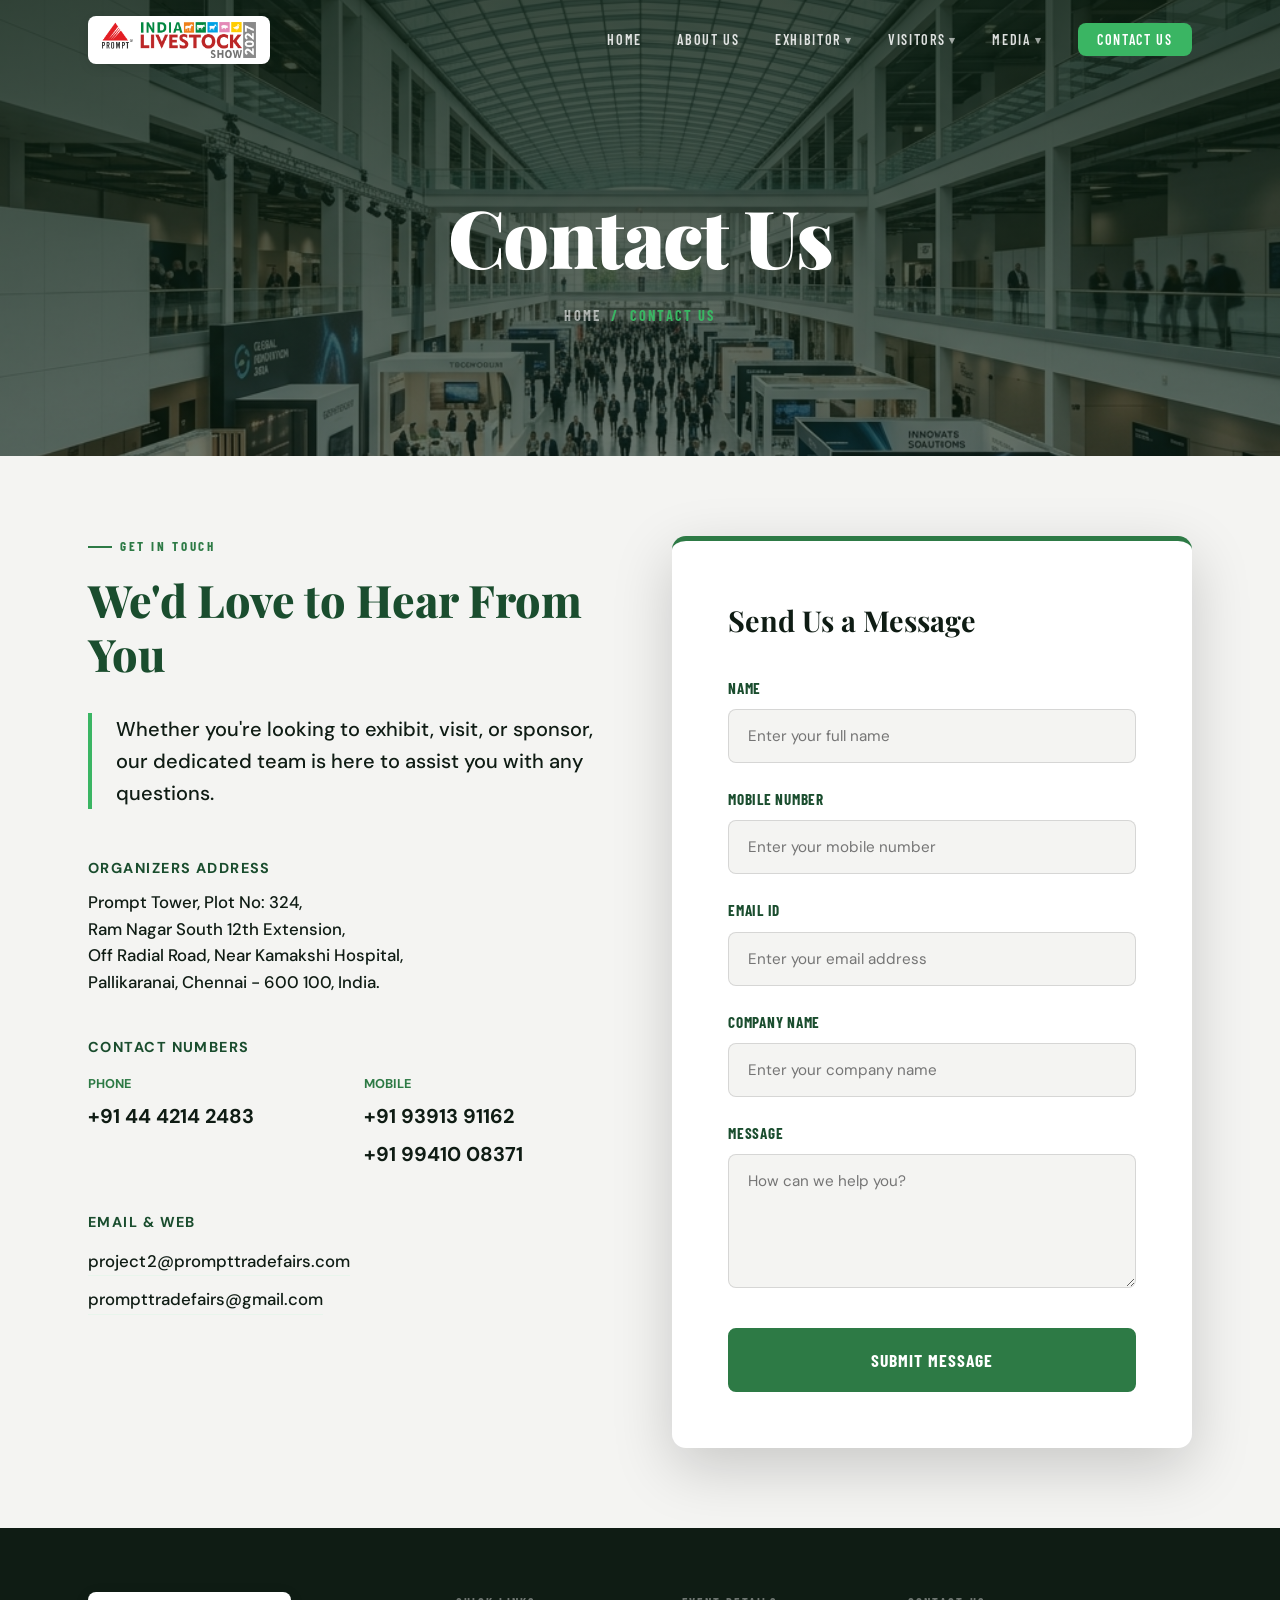
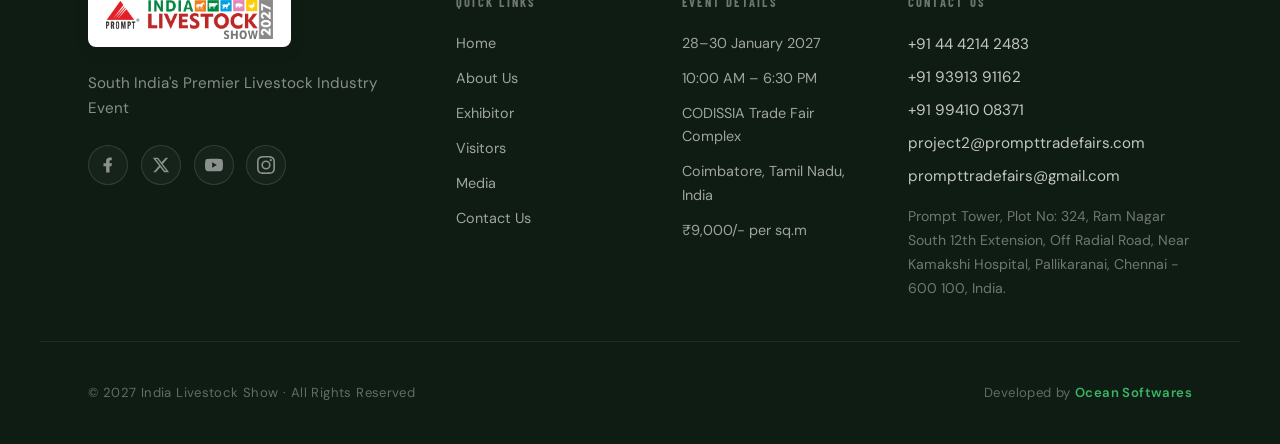
<file: contact.html>
<!DOCTYPE html>
<html lang="en">

<head>
  <meta charset="UTF-8" />
  <meta name="viewport" content="width=device-width, initial-scale=1.0" />
  <title>India Livestock Show 2027 | Coimbatore</title>
  <link rel="preconnect" href="https://fonts.googleapis.com">
  <link href="https://fonts.googleapis.com/css2?family=Playfair+Display:wght@700;900&family=DM+Sans:wght@300;400;500;600&family=Barlow+Condensed:wght@600;700;800&display=swap" rel="stylesheet">
  <link rel="stylesheet" href="style.css">
</head>

<body>

  <!-- ===== NAV ===== -->
  <nav class="nav" id="nav">
    <div class="nav__inner">
      <a href="index.html" class="nav__logo">
        <img src="new_logo.png" alt="India Livestock Show 2027" class="nav__logo-img" />
      </a>
      <ul class="nav__links">
        <li><a href="index.html">Home</a></li>
        <li><a href="about.html">About Us</a></li>
        <li class="nav__item">
          <a href="#" class="nav__item-link">Exhibitor</a>
          <ul class="nav__dropdown">
            <li><a href="why-exhibit.html">Why Exhibit</a></li>
            <li><a href="exhibit-profile.html">Exhibit Profile</a></li>
            <li><a href="event-brochure.html">Event Brochure</a></li>
            <li><a href="layout.html">Layout</a></li>
          </ul>
        </li>
        <li class="nav__item">
          <a href="#" class="nav__item-link">Visitors</a>
          <ul class="nav__dropdown">
            <li><a href="visitor-profile.html">Visitor Profile</a></li>
          </ul>
        </li>
        <li class="nav__item">
          <a href="#" class="nav__item-link">Media</a>
          <ul class="nav__dropdown">
            <li><a href="event-photos.html">Event Photos</a></li>
            <li><a href="event-videos.html">Event Videos</a></li>
          </ul>
        </li>
        <li><a href="contact.html" class="nav__cta active" style="color:var(--white) !important; background: var(--green-bright) !important;">Contact Us</a></li>
      </ul>
      <button class="nav__burger" aria-label="Menu">
        <span></span><span></span><span></span>
      </button>
    </div>
  </nav>


  <!-- ===== PAGE HEADER ===== -->
  <section class="page-header" style="background-image: url('exhibition_bg.png');">
    <div class="page-header__overlay"></div>
    <div class="page-header__content">
      <h1 class="page-header__title">Contact Us</h1>
      <p class="page-header__breadcrumbs"><a href="index.html">Home</a> &nbsp;/&nbsp; <span>Contact Us</span></p>
    </div>
  </section>

  <!-- ===== CONTACT CONTENT ===== -->
  <section class="about-page">
    
    <div class="about-section about-section--light">
      <div class="about-container">
        <div class="about-flex" style="align-items: flex-start; gap: 4rem;">
          
          <div class="about-text-content">
            <span class="section-label">Get in Touch</span>
            <h2 class="about-page__heading">We'd Love to Hear From You</h2>
            <p class="about-page__lead">Whether you're looking to exhibit, visit, or sponsor, our dedicated team is here to assist you with any questions.</p>
            
            <div class="about-page__details-list" style="margin-top: 3rem; display: grid; gap: 2.5rem;">
              <div>
                <strong style="color: var(--green-deep); font-size: 0.9rem; text-transform: uppercase; letter-spacing: 0.1em; display: block; margin-bottom: 0.5rem;">Organizers Address</strong>
                <p style="font-weight: 500; font-size: 1.05rem; line-height: 1.6; color: var(--ink);">
                  Prompt Tower, Plot No: 324,<br />
                  Ram Nagar South 12th Extension,<br />
                  Off Radial Road, Near Kamakshi Hospital,<br />
                  Pallikaranai, Chennai - 600 100, India.
                </p>
              </div>

              <div>
                <strong style="color: var(--green-deep); font-size: 0.9rem; text-transform: uppercase; letter-spacing: 0.1em; display: block; margin-bottom: 0.8rem;">Contact Numbers</strong>
                <div style="display: grid; grid-template-columns: 1fr 1fr; gap: 2rem;">
                  <div>
                    <span style="font-size: 0.8rem; color: var(--green-mid); font-weight: 700; text-transform: uppercase; display: block; margin-bottom: 0.4rem;">Phone</span>
                    <a href="tel:+914442142483" style="font-weight: 700; font-size: 1.25rem; color: var(--ink); text-decoration: none;">+91 44 4214 2483</a>
                  </div>
                  <div>
                    <span style="font-size: 0.8rem; color: var(--green-mid); font-weight: 700; text-transform: uppercase; display: block; margin-bottom: 0.4rem;">Mobile</span>
                    <a href="tel:+919391391162" style="font-weight: 700; font-size: 1.25rem; color: var(--ink); text-decoration: none; display: block;">+91 93913 91162</a>
                    <a href="tel:+919941008371" style="font-weight: 700; font-size: 1.25rem; color: var(--ink); text-decoration: none; display: block; margin-top: 0.3rem;">+91 99410 08371</a>
                  </div>
                </div>
              </div>

              <div>
                <strong style="color: var(--green-deep); font-size: 0.9rem; text-transform: uppercase; letter-spacing: 0.1em; display: block; margin-bottom: 0.8rem;">Email & Web</strong>
                <div style="display: flex; flex-direction: column; gap: 0.6rem;">
                  <a href="mailto:project2@prompttradefairs.com" style="font-weight: 500; font-size: 1.05rem; color: var(--ink); text-decoration: none; border-bottom: 1px solid var(--green-pale); width: fit-content;">project2@prompttradefairs.com</a>
                  <a href="mailto:prompttradefairs@gmail.com" style="font-weight: 500; font-size: 1.05rem; color: var(--ink); text-decoration: none; border-bottom: 1px solid var(--green-pale); width: fit-content;">prompttradefairs@gmail.com</a>
                </div>
              </div>
            </div>
          </div>

          <div class="contact-form-container">
            <div class="about-page__card" style="background: var(--white); box-shadow: var(--shadow-float); padding: 3.5rem; border-radius: var(--radius-md); border-top: 5px solid var(--green-mid);">
              <h3 class="about-page__card-title" style="margin-bottom: 2rem; font-size: 1.8rem;">Send Us a Message</h3>
              <form class="modal__form" action="#" method="POST" id="pageContactForm" onsubmit="submitPageForm(event)" novalidate>
                <div class="modal__group">
                  <label class="modal__label" for="c_name">Name</label>
                  <input type="text" id="c_name" name="name" placeholder="Enter your full name">
                  <span class="modal__error" id="c_nameError">This field is required.</span>
                </div>

                <div class="modal__group">
                  <label class="modal__label" for="c_mobile">Mobile Number</label>
                  <input type="tel" id="c_mobile" name="mobile" placeholder="Enter your mobile number">
                  <span class="modal__error" id="c_mobileError">This field is required.</span>
                </div>

                <div class="modal__group">
                  <label class="modal__label" for="c_email">Email Id</label>
                  <input type="email" id="c_email" name="email" placeholder="Enter your email address">
                  <span class="modal__error" id="c_emailError">This field is required.</span>
                </div>

                <div class="modal__group">
                  <label class="modal__label" for="c_company">Company Name</label>
                  <input type="text" id="c_company" name="company" placeholder="Enter your company name">
                  <span class="modal__error" id="c_companyError">This field is required.</span>
                </div>

                <div class="modal__group">
                  <label class="modal__label" for="c_message">Message</label>
                  <textarea id="c_message" name="message" placeholder="How can we help you?" rows="5"></textarea>
                  <span class="modal__error" id="c_messageError">This field is required.</span>
                </div>

                <button type="submit" class="btn btn--primary" style="width: 100%; padding: 1.2rem; font-size: 1.1rem;">Submit Message</button>
              </form>
            </div>
          </div>

        </div>
      </div>
    </div>



  </section>


  <!-- ===== CONTACT / FOOTER ===== -->
  <footer class="footer" id="contact">
    <div class="footer__top">
      <div class="footer__logo-col">
        <img src="new_logo.png" alt="India Livestock Show 2027" class="footer__logo" />
        <p class="footer__tagline">South India's Premier Livestock Industry Event</p>
        <div class="footer__socials">
          <a href="#" aria-label="Facebook">
            <svg viewBox="0 0 24 24" width="18" height="18" fill="currentColor">
              <path d="M14 13.5h2.5l1-4H14v-2c0-1.03.28-1.75 1.75-1.75H17V2.14c-.32-.04-1.45-.14-2.75-.14C11.56 2 9.5 3.65 9.5 6.75v2.75h-3.5v4h3.5V22h4.5v-8.5z" />
            </svg>
          </a>
          <a href="#" aria-label="Twitter">
            <svg viewBox="0 0 24 24" width="18" height="18" fill="currentColor">
              <path d="M18.244 2.25h3.308l-7.227 8.26 8.502 11.24H16.17l-5.214-6.817L4.99 21.75H1.68l7.73-8.835L1.254 2.25H8.08l4.713 6.231 5.45-6.231zm-1.161 17.52h1.833L7.084 4.126H5.117L17.083 19.77z" />
            </svg>
          </a>
          <a href="#" aria-label="YouTube">
            <svg viewBox="0 0 24 24" width="18" height="18" fill="currentColor">
              <path d="M23.498 6.186a3.016 3.016 0 0 0-2.122-2.136C19.505 3.545 12 3.545 12 3.545s-7.505 0-9.377.505A3.017 3.017 0 0 0 .502 6.186C0 8.07 0 12 0 12s0 3.93.502 5.814a3.016 3.016 0 0 0 2.122 2.136c1.871.505 9.377.505 9.377.505s7.505 0 9.377-.505a3.015 3.015 0 0 0 2.122-2.136C24 15.93 24 12 24 12s0-3.93-.502-5.814zM9.545 15.568V8.432L15.818 12l-6.273 3.568z" />
            </svg>
          </a>
          <a href="#" aria-label="Instagram">
            <svg viewBox="0 0 24 24" width="18" height="18" fill="currentColor">
              <path d="M12 2.163c3.204 0 3.584.012 4.85.07 3.252.148 4.771 1.691 4.919 4.919.058 1.265.069 1.645.069 4.849 0 3.205-.012 3.584-.069 4.849-.149 3.225-1.664 4.771-4.919 4.919-1.266.058-1.644.07-4.85.07-3.204 0-3.584-.012-4.849-.07-3.26-.149-4.771-1.699-4.919-4.92-.058-1.265-.07-1.644-.07-4.849 0-3.204.013-3.583.07-4.849.149-3.227 1.664-4.771 4.919-4.919 1.266-.057 1.645-.069 4.849-.069zM12 0C8.741 0 8.333.014 7.053.072 2.695.272.273 2.69.073 7.052.014 8.333 0 8.741 0 12c0 3.259.014 3.668.072 4.948.2 4.358 2.618 6.78 6.98 6.981 1.281.058 1.689.072 4.948.072 3.259 0 3.668-.014 4.948-.072 4.354-.2 6.782-2.618 6.979-6.98.059-1.28.073-1.689.073-4.948 0-3.259-.014-3.667-.072-4.947-.196-4.354-2.617-6.78-6.979-6.98C15.668.014 15.259 0 12 0zm0 5.838a6.162 6.162 0 1 0 0 12.324 6.162 6.162 0 0 0 0-12.324zM12 16a4 4 0 1 1 0-8 4 4 0 0 1 0 8zm6.406-11.845a1.44 1.44 0 1 0 0 2.881 1.44 1.44 0 0 0 0-2.881z" />
            </svg>
          </a>
        </div>
      </div>

      <div class="footer__links-col">
        <h4>Quick Links</h4>
        <ul>
          <li><a href="index.html">Home</a></li>
          <li><a href="about.html">About Us</a></li>
          <li><a href="why-exhibit.html">Exhibitor</a></li>
          <li><a href="visitor-profile.html">Visitors</a></li>
          <li><a href="event-photos.html">Media</a></li>
          <li><a href="contact.html" class="active">Contact Us</a></li>
        </ul>
      </div>

      <div class="footer__links-col">
        <h4>Event Details</h4>
        <ul>
          <li>28–30 January 2027</li>
          <li>10:00 AM – 6:30 PM</li>
          <li>CODISSIA Trade Fair Complex</li>
          <li>Coimbatore, Tamil Nadu, India</li>
          <li>₹9,000/- per sq.m</li>
        </ul>
      </div>

      <div class="footer__contact-col">
        <h4>Contact Us</h4>
        <a href="tel:+914442142483" class="footer__phone">+91 44 4214 2483</a>
        <a href="tel:+919391391162" class="footer__phone">+91 93913 91162</a>
        <a href="tel:+919941008371" class="footer__phone">+91 99410 08371</a>
        <a href="mailto:project2@prompttradefairs.com" class="footer__email">project2@prompttradefairs.com</a>
        <a href="mailto:prompttradefairs@gmail.com" class="footer__email">prompttradefairs@gmail.com</a>
        <p class="footer__addr">Prompt Tower, Plot No: 324, Ram Nagar South 12th Extension, Off Radial Road, Near Kamakshi Hospital, Pallikaranai, Chennai - 600 100, India.</p>
      </div>
    </div>

    <div class="footer__bottom">
      <p>© 2027 India Livestock Show · All Rights Reserved</p>
      <p>Developed by <a href="https://oceansoftwares.com/" target="_blank" class="footer__dev-link">Ocean Softwares</a>
      </p>
    </div>
  </footer>

  <script src="script.js"></script>
  <script>
    function submitPageForm(e) {
      e.preventDefault();
      let isValid = true;
      const fields = ['c_name', 'c_mobile', 'c_email', 'c_company', 'c_message'];
      fields.forEach(field => {
        const input = document.getElementById(field);
        const error = document.getElementById(field + 'Error');
        if (!input) return;
        
        const value = input.value.trim();
        let fieldValid = true;
        let errorMessage = "This field is required.";

        if (!value) {
          fieldValid = false;
        } else if (field === 'c_email' && !validateEmail(value)) {
          fieldValid = false;
          errorMessage = "Please enter a valid email address.";
        } else if (field === 'c_mobile' && !validateMobile(value.replace(/\s/g, ''))) {
          fieldValid = false;
          errorMessage = "Please enter a valid 10-digit mobile number.";
        }

        if (!fieldValid) {
          input.classList.add('error');
          if (error) {
            error.textContent = errorMessage;
            error.style.display = 'block';
          }
          isValid = false;
        } else {
          input.classList.remove('error');
          if (error) error.style.display = 'none';
        }
      });
      if (isValid) {
        showSuccessToast();
        document.getElementById('pageContactForm').reset();
      }
    }
  </script>

  <!-- ===== MODAL ===== -->
  <div class="modal" id="contactModal">
    <div class="modal__overlay" onclick="closeModal()"></div>
    <div class="modal__content">
      <button class="modal__close" onclick="closeModal()">&times;</button>
      <h3 class="modal__title">Register Details</h3>
      <form class="modal__form" action="#" method="POST" id="enquiryForm" onsubmit="submitForm(event)" novalidate>
        <div class="modal__group">
          <label class="modal__label" for="name">Name</label>
          <input type="text" id="name" name="name" placeholder="Enter your full name">
          <span class="modal__error" id="nameError">This field is required.</span>
        </div>
        <div class="modal__group">
          <label class="modal__label" for="mobile">Mobile Number</label>
          <input type="tel" id="mobile" name="mobile" placeholder="Enter your mobile number">
          <span class="modal__error" id="mobileError">This field is required.</span>
        </div>
        <div class="modal__group">
          <label class="modal__label" for="email">Email Id</label>
          <input type="email" id="email" name="email" placeholder="Enter your email address">
          <span class="modal__error" id="emailError">This field is required.</span>
        </div>
        <div class="modal__group">
          <label class="modal__label" for="company">Company Name</label>
          <input type="text" id="company" name="company" placeholder="Enter your company name">
          <span class="modal__error" id="companyError">This field is required.</span>
        </div>
        <div class="modal__group">
          <label class="modal__label" for="message">Message</label>
          <textarea id="message" name="message" placeholder="How can we help you?" rows="4"></textarea>
          <span class="modal__error" id="messageError">This field is required.</span>
        </div>
        <button type="submit" class="btn btn--primary">Submit Application</button>
      </form>
    </div>
  </div>

</body>
</html>
</file>
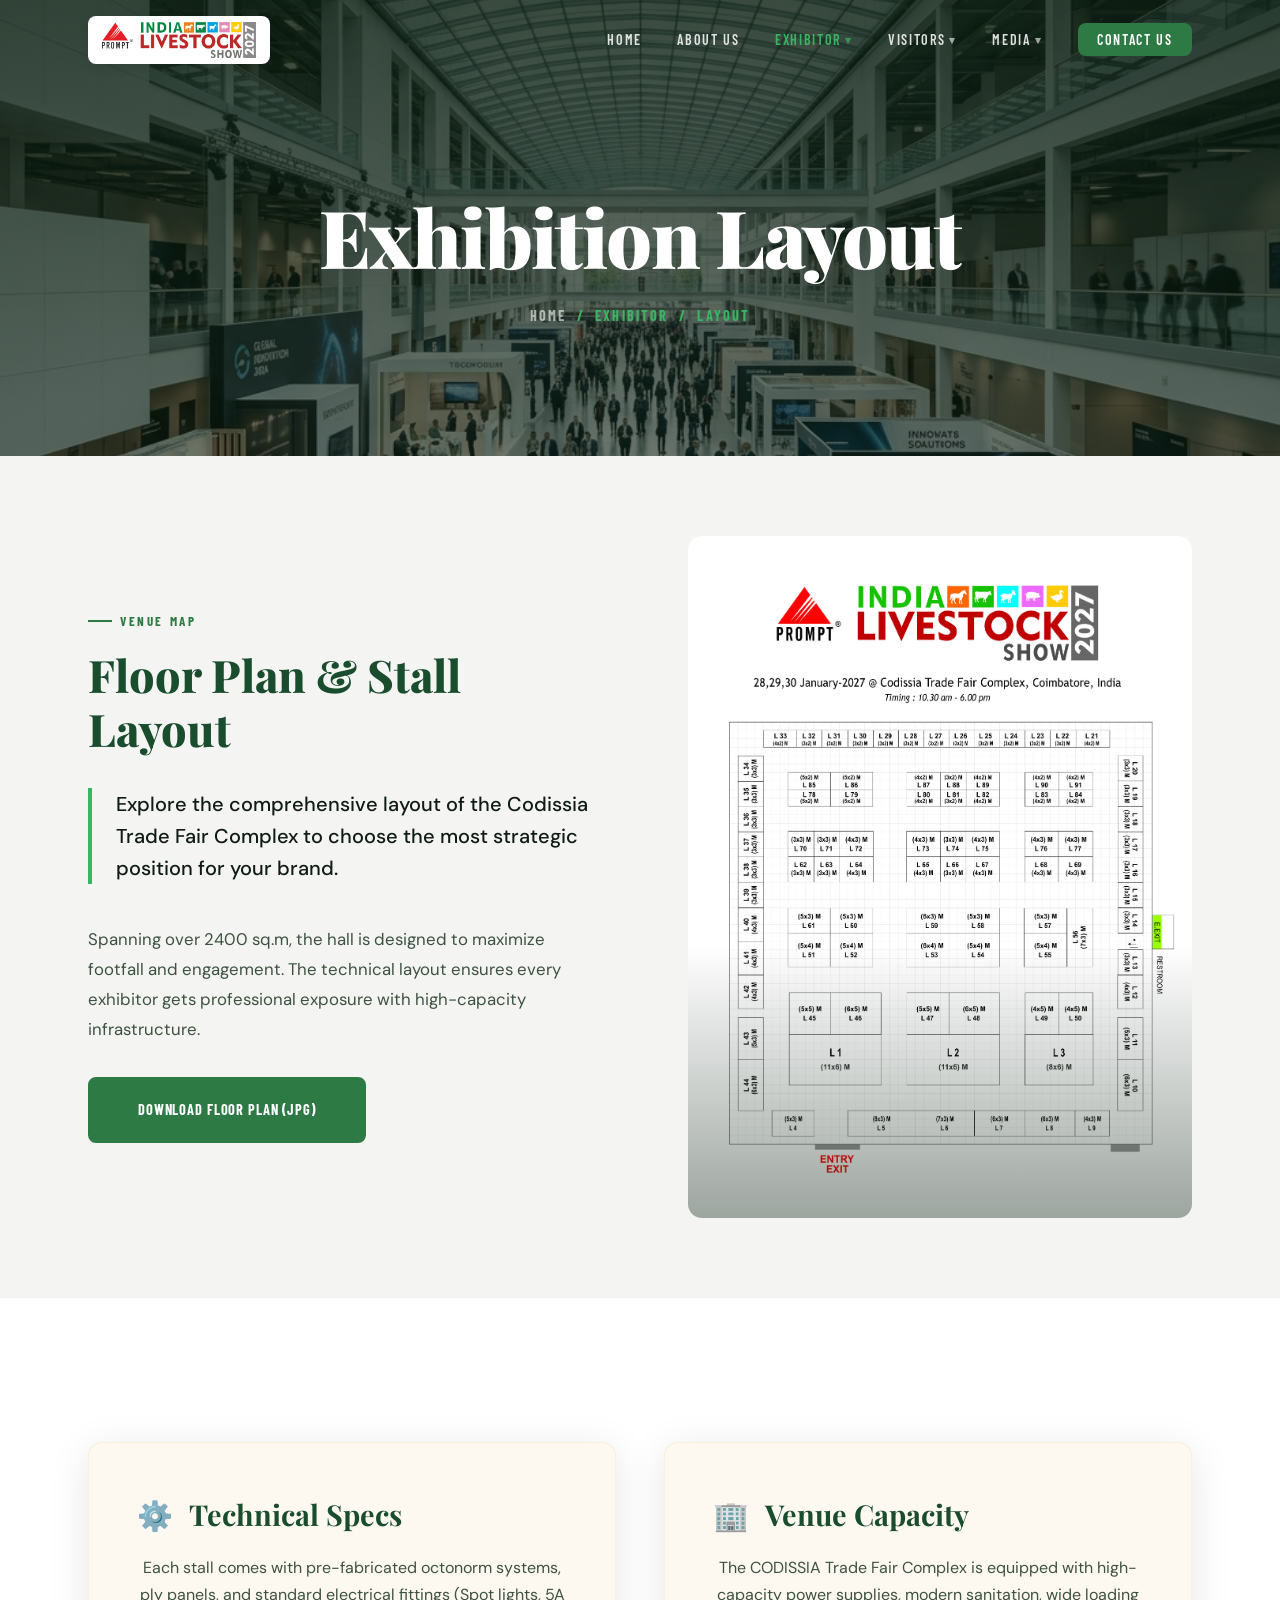
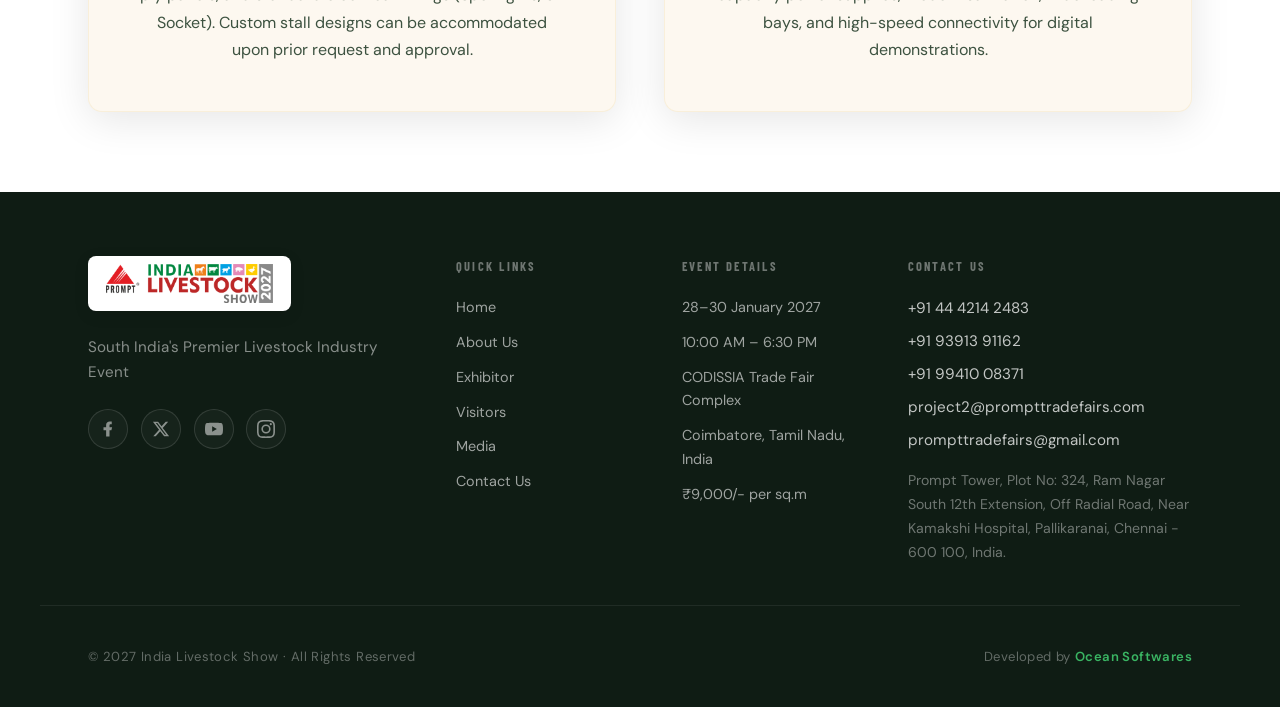
<file: layout.html>
<!DOCTYPE html>
<html lang="en">
<head>
  <meta charset="UTF-8">
  <meta name="viewport" content="width=device-width, initial-scale=1.0">
  <title>Exhibition Layout — India Livestock Show 2027</title>
  <link rel="preconnect" href="https://fonts.googleapis.com">
  <link href="https://fonts.googleapis.com/css2?family=Playfair+Display:wght@700;900&family=DM+Sans:wght@300;400;500;600&family=Barlow+Condensed:wght@600;700;800&display=swap" rel="stylesheet">
  <link rel="stylesheet" href="style.css">
</head>
<body>

  <!-- ===== NAV ===== -->
  <nav class="nav" id="nav">
    <div class="nav__inner">
      <a href="index.html" class="nav__logo">
        <img src="new_logo.png" alt="India Livestock Show 2027" class="nav__logo-img" />
      </a>
      <ul class="nav__links">
        <li><a href="index.html">Home</a></li>
        <li><a href="about.html">About Us</a></li>
        <li class="nav__item">
          <a href="#" class="nav__item-link active">Exhibitor</a>
          <ul class="nav__dropdown">
            <li><a href="why-exhibit.html">Why Exhibit</a></li>
            <li><a href="exhibit-profile.html">Exhibit Profile</a></li>
            <li><a href="event-brochure.html">Event Brochure</a></li>
            <li><a href="layout.html" class="active">Layout</a></li>
          </ul>
        </li>
        <li class="nav__item">
          <a href="#" class="nav__item-link">Visitors</a>
          <ul class="nav__dropdown">
            <li><a href="visitor-profile.html">Visitor Profile</a></li>
          </ul>
        </li>
        <li class="nav__item">
          <a href="#" class="nav__item-link">Media</a>
          <ul class="nav__dropdown">
            <li><a href="event-photos.html">Event Photos</a></li>
            <li><a href="event-videos.html">Event Videos</a></li>
          </ul>
        </li>
        <li><a href="contact.html" class="nav__cta" >Contact Us</a></li>
      </ul>
      <button class="nav__burger" aria-label="Menu">
        <span></span><span></span><span></span>
      </button>
    </div>
  </nav>

  <!-- ===== PAGE HEADER ===== -->
  <section class="page-header" style="background-image: url('exhibition_bg.png');">
    <div class="page-header__overlay"></div>
    <div class="page-header__content">
      <h1 class="page-header__title">Exhibition Layout</h1>
      <p class="page-header__breadcrumbs"><a href="index.html">Home</a> &nbsp;/&nbsp; <span>Exhibitor</span> &nbsp;/&nbsp; <span>Layout</span></p>
    </div>
  </section>

  <!-- ===== CONTENT ===== -->
  <section class="about-page">
    <!-- ===== LAYOUT REDESIGN ===== -->
    <div class="about-section about-section--light">
      <div class="about-container">
        <div class="about-flex">
          <div class="about-text-content">
            <span class="section-label">Venue Map</span>
            <h2 class="about-page__heading">Floor Plan & Stall Layout</h2>
            <p class="about-page__lead">Explore the comprehensive layout of the Codissia Trade Fair Complex to choose the most strategic position for your brand.</p>
            <p class="about-page__text">Spanning over 2400 sq.m, the hall is designed to maximize footfall and engagement. The technical layout ensures every exhibitor gets professional exposure with high-capacity infrastructure.</p>
            <div style="margin-top: 2rem;">
              <a href="livestock%20layout.jpg" download class="btn btn--primary" style="padding: 1.2rem 3rem;">Download Floor Plan (JPG)</a>
            </div>
          </div>
          <div class="about-image-col">
            <div class="about-image-wrapper" onclick="window.open('livestock layout.jpg', '_blank')" style="cursor: pointer;">
              <img src="livestock layout.jpg" alt="Floor Plan Preview" style="width: 100%; display: block;" />
            </div>
          </div>
        </div>
      </div>
    </div>

    <!-- Technical Specs Grid -->
    <div class="about-section">
      <div class="about-container">
        <div class="vision-grid" style="grid-template-columns: 1fr 1fr;">
          <div class="vision-card">
            <h3><span>⚙️</span> Technical Specs</h3>
            <p style="color: var(--ink-soft); line-height: 1.7;">Each stall comes with pre-fabricated octonorm systems, ply panels, and standard electrical fittings (Spot lights, 5A Socket). Custom stall designs can be accommodated upon prior request and approval.</p>
          </div>
          <div class="vision-card">
            <h3><span>🏢</span> Venue Capacity</h3>
            <p style="color: var(--ink-soft); line-height: 1.7;">The CODISSIA Trade Fair Complex is equipped with high-capacity power supplies, modern sanitation, wide loading bays, and high-speed connectivity for digital demonstrations.</p>
          </div>
        </div>
      </div>
    </div>
  </section>

  <!-- ===== CONTACT / FOOTER ===== -->
  <!-- ===== CONTACT / FOOTER ===== -->
  <footer class="footer" id="contact">
    <div class="footer__top">
      <div class="footer__logo-col">
        <img src="new_logo.png" alt="India Livestock Show 2027" class="footer__logo" />
        <p class="footer__tagline">South India's Premier Livestock Industry Event</p>
        <div class="footer__socials">
          <a href="#" aria-label="Facebook">
            <svg viewBox="0 0 24 24" width="18" height="18" fill="currentColor">
              <path d="M14 13.5h2.5l1-4H14v-2c0-1.03.28-1.75 1.75-1.75H17V2.14c-.32-.04-1.45-.14-2.75-.14C11.56 2 9.5 3.65 9.5 6.75v2.75h-3.5v4h3.5V22h4.5v-8.5z" />
            </svg>
          </a>
          <a href="#" aria-label="Twitter">
            <svg viewBox="0 0 24 24" width="18" height="18" fill="currentColor">
              <path d="M18.244 2.25h3.308l-7.227 8.26 8.502 11.24H16.17l-5.214-6.817L4.99 21.75H1.68l7.73-8.835L1.254 2.25H8.08l4.713 6.231 5.45-6.231zm-1.161 17.52h1.833L7.084 4.126H5.117L17.083 19.77z" />
            </svg>
          </a>
          <a href="#" aria-label="YouTube">
            <svg viewBox="0 0 24 24" width="18" height="18" fill="currentColor">
              <path d="M23.498 6.186a3.016 3.016 0 0 0-2.122-2.136C19.505 3.545 12 3.545 12 3.545s-7.505 0-9.377.505A3.017 3.017 0 0 0 .502 6.186C0 8.07 0 12 0 12s0 3.93.502 5.814a3.016 3.016 0 0 0 2.122 2.136c1.871.505 9.377.505 9.377.505s7.505 0 9.377-.505a3.015 3.015 0 0 0 2.122-2.136C24 15.93 24 12 24 12s0-3.93-.502-5.814zM9.545 15.568V8.432L15.818 12l-6.273 3.568z" />
            </svg>
          </a>
          <a href="#" aria-label="Instagram">
            <svg viewBox="0 0 24 24" width="18" height="18" fill="currentColor">
              <path d="M12 2.163c3.204 0 3.584.012 4.85.07 3.252.148 4.771 1.691 4.919 4.919.058 1.265.069 1.645.069 4.849 0 3.205-.012 3.584-.069 4.849-.149 3.225-1.664 4.771-4.919 4.919-1.266.058-1.644.07-4.85.07-3.204 0-3.584-.012-4.849-.07-3.26-.149-4.771-1.699-4.919-4.92-.058-1.265-.07-1.644-.07-4.849 0-3.204.013-3.583.07-4.849.149-3.227 1.664-4.771 4.919-4.919 1.266-.057 1.645-.069 4.849-.069zM12 0C8.741 0 8.333.014 7.053.072 2.695.272.273 2.69.073 7.052.014 8.333 0 8.741 0 12c0 3.259.014 3.668.072 4.948.2 4.358 2.618 6.78 6.98 6.981 1.281.058 1.689.072 4.948.072 3.259 0 3.668-.014 4.948-.072 4.354-.2 6.782-2.618 6.979-6.98.059-1.28.073-1.689.073-4.948 0-3.259-.014-3.667-.072-4.947-.196-4.354-2.617-6.78-6.979-6.98C15.668.014 15.259 0 12 0zm0 5.838a6.162 6.162 0 1 0 0 12.324 6.162 6.162 0 0 0 0-12.324zM12 16a4 4 0 1 1 0-8 4 4 0 0 1 0 8zm6.406-11.845a1.44 1.44 0 1 0 0 2.881 1.44 1.44 0 0 0 0-2.881z" />
            </svg>
          </a>
        </div>
      </div>

      <div class="footer__links-col">
        <h4>Quick Links</h4>
        <ul>
          <li><a href="index.html">Home</a></li>
          <li><a href="about.html">About Us</a></li>
          <li><a href="why-exhibit.html">Exhibitor</a></li>
          <li><a href="visitor-profile.html">Visitors</a></li>
          <li><a href="event-photos.html">Media</a></li>
          <li><a href="contact.html">Contact Us</a></li>
        </ul>
      </div>

      <div class="footer__links-col">
        <h4>Event Details</h4>
        <ul>
          <li>28–30 January 2027</li>
          <li>10:00 AM – 6:30 PM</li>
          <li>CODISSIA Trade Fair Complex</li>
          <li>Coimbatore, Tamil Nadu, India</li>
          <li>₹9,000/- per sq.m</li>
        </ul>
      </div>

      <div class="footer__contact-col">
        <h4>Contact Us</h4>
        <a href="tel:+914442142483" class="footer__phone">+91 44 4214 2483</a>
        <a href="tel:+919391391162" class="footer__phone">+91 93913 91162</a>
        <a href="tel:+919941008371" class="footer__phone">+91 99410 08371</a>
        <a href="mailto:project2@prompttradefairs.com" class="footer__email">project2@prompttradefairs.com</a>
        <a href="mailto:prompttradefairs@gmail.com" class="footer__email">prompttradefairs@gmail.com</a>
        <p class="footer__addr">Prompt Tower, Plot No: 324, Ram Nagar South 12th Extension, Off Radial Road, Near Kamakshi Hospital, Pallikaranai, Chennai - 600 100, India.</p>
      </div>
    </div>

    <div class="footer__bottom">
      <p>© 2027 India Livestock Show · All Rights Reserved</p>
      <p>Developed by <a href="https://oceansoftwares.com/" target="_blank" class="footer__dev-link">Ocean Softwares</a>
      </p>
    </div>
  </footer>

  <script src="script.js"></script>

  <!-- ===== MODAL ===== -->
  <div class="modal" id="contactModal">
    <div class="modal__overlay" onclick="closeModal()"></div>
    <div class="modal__content">
      <button class="modal__close" onclick="closeModal()">&times;</button>
      <h3 class="modal__title">Register Details</h3>
      <form class="modal__form" action="#" method="POST" id="enquiryForm" onsubmit="submitForm(event)" novalidate>
        <div class="modal__group">
          <label class="modal__label" for="name">Name</label>
          <input type="text" id="name" name="name" placeholder="Enter your full name">
          <span class="modal__error" id="nameError">This field is required.</span>
        </div>
        <div class="modal__group">
          <label class="modal__label" for="mobile">Mobile Number</label>
          <input type="tel" id="mobile" name="mobile" placeholder="Enter your mobile number">
          <span class="modal__error" id="mobileError">This field is required.</span>
        </div>
        <div class="modal__group">
          <label class="modal__label" for="email">Email Id</label>
          <input type="email" id="email" name="email" placeholder="Enter your email address">
          <span class="modal__error" id="emailError">This field is required.</span>
        </div>
        <div class="modal__group">
          <label class="modal__label" for="company">Company Name</label>
          <input type="text" id="company" name="company" placeholder="Enter your company name">
          <span class="modal__error" id="companyError">This field is required.</span>
        </div>
        <div class="modal__group">
          <label class="modal__label" for="message">Message</label>
          <textarea id="message" name="message" placeholder="How can we help you?" rows="4"></textarea>
          <span class="modal__error" id="messageError">This field is required.</span>
        </div>
        <button type="submit" class="btn btn--primary">Submit Application</button>
      </form>
    </div>
  </div>

</body>
</html>
</file>
<file: style.css>
/* =====================================================
   INDIA LIVESTOCK SHOW 2027 — WEBSITE STYLESHEET
   Senior-grade, modular, semantic CSS
   ===================================================== */

    /* === DESIGN TOKENS === */
    :root {
      --green-deep: #1a4d2e;
      --green-mid: #2d7a45;
      --green-bright: #3ab563;
      --green-pale: #e8f5ec;
      --red-accent: #c0392b;
      --gold: #d4a017;
      --cream: #fdf8f0;
      --ink: #0f1c14;
      --ink-soft: #3d5240;
      --white: #ffffff;
      --grey-light: #f4f4f2;
      --grey-mid: #9aab9e;

      --font-display: 'Playfair Display', Georgia, serif;
      --font-condensed: 'Barlow Condensed', sans-serif;
      --font-body: 'DM Sans', system-ui, sans-serif;

      --radius-sm: 8px;
      --radius-md: 14px;
      --radius-lg: 24px;
      --max-width: 1200px;
      --container-padding: 3rem;

      --shadow-card: 0 8px 40px rgba(0, 0, 0, 0.10);
      --shadow-float: 0 20px 60px rgba(0, 0, 0, 0.18);

      --transition: 0.4s cubic-bezier(0.2, 0.8, 0.2, 1);
    }

    /* === RESET & BASE === */
    *,
    *::before,
    *::after {
      box-sizing: border-box;
      margin: 0;
      padding: 0;
    }

    html {
      scroll-behavior: smooth;
    }

    body {
      font-family: var(--font-body);
      font-size: 16px;
      line-height: 1.65;
      color: var(--ink);
      background: var(--white);
      overflow-x: hidden;
    }

    img {
      display: block;
      max-width: 100%;
      height: auto;
    }

    a {
      text-decoration: none;
      color: inherit;
    }

    ul {
      list-style: none;
    }

    /* === UTILITY === */
    .section-label {
      font-family: var(--font-condensed);
      font-size: 0.82rem;
      font-weight: 700;
      letter-spacing: 0.2em;
      text-transform: uppercase;
      color: var(--green-mid);
      margin-bottom: 1rem;
      display: flex;
      align-items: center;
      gap: 0.5rem;
    }

    .section-label::before {
      content: '';
      display: inline-block;
      width: 24px;
      height: 2px;
      background: var(--green-mid);
      flex-shrink: 0;
    }

    .section-label--light {
      color: var(--green-bright);
    }

    .section-label--light::before {
      background: var(--green-bright);
    }

    .btn {
      display: inline-flex;
      align-items: center;
      gap: 0.5rem;
      padding: 0.8rem 1.8rem;
      border-radius: var(--radius-sm);
      font-family: var(--font-condensed);
      font-size: 0.9rem;
      font-weight: 700;
      letter-spacing: 0.06em;
      text-transform: uppercase;
      cursor: pointer;
      border: 2px solid transparent;
      transition: var(--transition);
    }

    .btn--primary {
      background: var(--green-mid);
      color: var(--white);
      border-color: var(--green-mid);
    }

    .btn--primary:hover {
      background: var(--green-deep);
      border-color: var(--green-deep);
      transform: translateY(-2px);
    }

    .btn--ghost {
      background: transparent;
      color: var(--white);
      border-color: rgba(255, 255, 255, 0.5);
    }

    .btn--ghost:hover {
      background: rgba(255, 255, 255, 0.12);
      border-color: var(--white);
    }

    .btn--outline {
      background: transparent;
      color: var(--green-deep);
      border-color: var(--green-deep);
    }

    .btn--outline:hover {
      background: var(--green-deep);
      color: var(--white);
    }

    .btn--white {
      background: var(--white);
      color: var(--green-deep);
      border-color: var(--white);
    }

    .btn--white:hover {
      background: var(--cream);
      transform: translateY(-2px);
    }

    .btn--ghost-white {
      background: transparent;
      color: var(--white);
      border-color: rgba(255, 255, 255, 0.45);
    }

    .btn--ghost-white:hover {
      background: rgba(255, 255, 255, 0.1);
    }

    /* ===========================
   NAV
   =========================== */
    .nav {
      position: fixed;
      top: 0;
      left: 0;
      right: 0;
      z-index: 100;
      transition: background 0.4s, box-shadow 0.4s;
      padding: 0 2rem;
    }

    .nav.scrolled {
      background: rgba(10, 30, 16, 0.97);
      box-shadow: 0 2px 20px rgba(0, 0, 0, 0.25);
      backdrop-filter: blur(12px);
    }

    .nav__inner {
      max-width: var(--max-width);
      margin: 0 auto;
      padding: 0 var(--container-padding);
      display: flex;
      align-items: center;
      justify-content: space-between;
      height: 80px;
    }

    .nav__logo-img {
      height: 48px;
      width: auto;
      object-fit: contain;
      background: var(--white);
      padding: 6px 14px;
      border-radius: var(--radius-sm);
      box-shadow: 0 4px 12px rgba(0, 0, 0, 0.08);
      transition: transform 0.3s ease;
    }

    .nav__logo-img:hover {
      transform: scale(1.03);
    }

    .nav__links {
      display: flex;
      align-items: center;
      gap: 2.2rem;
    }

    .nav__links a {
      font-family: var(--font-condensed);
      font-size: 0.88rem;
      font-weight: 600;
      letter-spacing: 0.12em;
      text-transform: uppercase;
      color: rgba(255, 255, 255, 0.85);
      transition: color var(--transition);
    }

    .nav__links a:hover {
      color: var(--green-bright);
    }

    .nav__cta {
      background: var(--green-mid) !important;
      color: var(--white) !important;
      padding: 0.5rem 1.2rem;
      border-radius: var(--radius-sm);
    }

    .nav__cta:hover {
      background: var(--green-bright) !important;
    }

    .nav__burger {
      display: none;
      flex-direction: column;
      gap: 5px;
      background: none;
      border: none;
      cursor: pointer;
      padding: 4px;
    }

    .nav__burger span {
      display: block;
      width: 24px;
      height: 2px;
      background: white;
      border-radius: 2px;
      transition: var(--transition);
    }

    /* ===========================
   HERO
   =========================== */
    .hero {
      min-height: 100vh;
      background: #0b1e10;
      position: relative;
      display: flex;
      align-items: center;
      overflow: hidden;
      padding-top: 80px;
    }

    .hero__bg-grid {
      position: absolute;
      inset: 0;
      background-image:
        linear-gradient(rgba(255, 255, 255, 0.03) 1px, transparent 1px),
        linear-gradient(90deg, rgba(255, 255, 255, 0.03) 1px, transparent 1px);
      background-size: 60px 60px;
      pointer-events: none;
    }

    .hero__farm-strip {
      position: absolute;
      bottom: 0;
      left: 0;
      right: 0;
      height: 220px;
      background: linear-gradient(to top, rgba(0, 0, 0, 0.35) 0%, transparent 100%);
      pointer-events: none;
    }

    .hero__content-wrapper {
      max-width: var(--max-width);
      margin: 0 auto;
      padding: 0 var(--container-padding);
      position: relative;
      z-index: 5;
      width: 100%;
    }

    .hero__content {
      max-width: 800px;
    }

    .hero__eyebrow {
      margin-bottom: 2rem;
    }

    .hero__badge {
      display: inline-block;
      font-family: var(--font-condensed);
      font-size: 0.88rem;
      font-weight: 700;
      letter-spacing: 0.22em;
      text-transform: uppercase;
      color: var(--green-bright);
      background: rgba(58, 181, 99, 0.1);
      border: 1px solid rgba(58, 181, 99, 0.25);
      padding: 0.4rem 1.2rem;
      border-radius: 100px;
    }

    .hero__headline {
      font-family: var(--font-display);
      line-height: 0.95;
      color: var(--white);
      margin-bottom: 1.8rem;
    }

    .hero__headline--line1 {
      display: block;
      font-family: var(--font-condensed);
      font-size: clamp(1.8rem, 4.5vw, 3.8rem);
      font-weight: 400;
      text-transform: uppercase;
      letter-spacing: 0.05em;
      color: rgba(255, 255, 255, 0.9);
      margin-bottom: -0.2em;
    }

    .hero__headline--line2 {
      display: block;
      font-family: var(--font-condensed);
      font-size: clamp(4rem, 11vw, 10rem);
      color: var(--white);
      font-weight: 900;
      letter-spacing: -0.03em;
      line-height: 0.85;
      text-transform: uppercase;
    }

    .hero__headline--line3 {
      display: block;
      font-family: var(--font-condensed);
      font-size: clamp(1.8rem, 4.5vw, 4.2rem);
      font-weight: 700;
      text-transform: uppercase;
      letter-spacing: 0.02em;
      color: var(--green-bright);
      margin-top: -0.1em;
    }

    .hero__headline--line3 em {
      font-style: normal;
      color: var(--green-bright);
    }

    .hero__sub {
      font-family: var(--font-condensed);
      font-size: 1.05rem;
      font-weight: 600;
      letter-spacing: 0.15em;
      text-transform: uppercase;
      color: rgba(255, 255, 255, 0.6);
      margin-bottom: 3rem;
      border-left: 3px solid var(--green-bright);
      padding-left: 1.2rem;
    }

    .hero__actions {
      display: flex;
      flex-wrap: wrap;
      gap: 1rem;
    }

    .hero__animal-silhouettes {
      position: absolute;
      bottom: 60px;
      left: 0;
      right: 0;
      z-index: 1;
      pointer-events: none;
    }

    .hero__animal-silhouettes svg {
      width: 100%;
      height: auto;
    }

    /* Visual Background Elements */
    .hero__visual {
      position: absolute;
      top: 0;
      right: 0;
      bottom: 0;
      width: 65%;
      z-index: 1;
      pointer-events: none;
    }

    .hero__image-fade {
      position: absolute;
      inset: 0;
      overflow: hidden;
    }

    .hero__visual-img {
      width: 100%;
      height: 100%;
      object-fit: cover;
      opacity: 0.6;
      filter: saturate(1.2) contrast(1.1);
      mask-image: linear-gradient(to left, black 30%, transparent 90%);
      -webkit-mask-image: linear-gradient(to left, black 30%, transparent 90%);
    }

    .hero__visual-overlay {
      position: absolute;
      inset: 0;
      background: radial-gradient(circle at 75% 50%, transparent 0%, #0b1e10 90%);
    }

    .hero__scroll-hint {
      position: absolute;
      bottom: 2.5rem;
      right: 2.5rem;
      display: flex;
      align-items: center;
      gap: 1rem;
      font-family: var(--font-condensed);
      font-size: 0.8rem;
      font-weight: 700;
      letter-spacing: 0.18em;
      text-transform: uppercase;
      color: var(--green-bright);
      z-index: 10;
    }

    .hero__scroll-line {
      width: 50px;
      height: 2px;
      background: rgba(58, 181, 99, 0.3);
      position: relative;
      overflow: hidden;
    }

    .hero__card-label {
      font-family: var(--font-condensed);
      font-size: 0.7rem;
      font-weight: 700;
      letter-spacing: 0.1em;
      text-transform: uppercase;
      color: var(--green-mid);
    }

    .hero__card-val {
      font-family: var(--font-display);
      font-size: 1.5rem;
      font-weight: 900;
      color: var(--ink);
    }

    @keyframes scrollLine {
      0% {
        transform: translateY(-10px);
        opacity: 0;
      }

      50% {
        transform: translateY(0);
        opacity: 1;
      }

      100% {
        transform: translateY(10px);
        opacity: 0;
      }
    }

    .hero__scroll-line::after {
      content: '';
      position: absolute;
      top: 5px;
      left: 50%;
      transform: translateX(-50%);
      width: 2px;
      height: 6px;
      background: var(--green-bright);
      border-radius: 2px;
      animation: scrollLine 2s infinite;
    }

    section {
      scroll-margin-top: 80px;
    }

    /* ===========================
   TICKER
   =========================== */
    .ticker {
      background: var(--green-deep);
      overflow: hidden;
      padding: 0.85rem 0;
      border-top: 1px solid rgba(255, 255, 255, 0.07);
    }

    .ticker__inner {
      display: flex;
      gap: 2rem;
      white-space: nowrap;
      animation: ticker 28s linear infinite;
      width: max-content;
      font-family: var(--font-condensed);
      font-size: 0.88rem;
      font-weight: 600;
      letter-spacing: 0.12em;
      text-transform: uppercase;
      color: rgba(255, 255, 255, 0.7);
    }

    .ticker__dot {
      color: var(--green-bright);
    }

    @keyframes ticker {
      0% {
        transform: translateX(0);
      }

      100% {
        transform: translateX(-50%);
      }
    }

    /* ===========================
   ABOUT
   =========================== */
    .about {
      background: var(--cream);
      padding: 8rem 0;
    }

    .about__container {
      max-width: var(--max-width);
      margin: 0 auto;
      padding: 0 var(--container-padding);
      display: grid;
      grid-template-columns: 1fr 1fr;
      gap: 5rem;
      align-items: center;
    }

    .about__heading {
      font-family: var(--font-display);
      font-size: clamp(2.4rem, 5vw, 4rem);
      font-weight: 900;
      line-height: 1.05;
      color: var(--ink);
      margin-bottom: 2.5rem;
    }

    .about__img-stack {
      position: relative;
      height: 400px;
    }

    .about__img-card {
      position: absolute;
      border-radius: var(--radius-md);
      overflow: hidden;
      box-shadow: var(--shadow-float);
    }

    .about__img-card img {
      width: 100%;
      height: 100%;
      object-fit: cover;
      display: block;
    }

    .about__img-card--1 {
      width: 72%;
      height: 320px;
      bottom: 0;
      left: 0;
    }

    .about__img-card--2 {
      width: 52%;
      height: 230px;
      top: 0;
      right: 0;
      border: 4px solid var(--white);
    }

    .about__lead {
      font-size: 1.12rem;
      font-weight: 500;
      color: var(--ink);
      margin-bottom: 1rem;
      line-height: 1.7;
    }

    .about__body {
      font-size: 0.97rem;
      color: var(--ink-soft);
      margin-bottom: 1rem;
      line-height: 1.75;
    }

    .about__tags {
      display: flex;
      flex-wrap: wrap;
      gap: 0.5rem;
      margin-top: 2rem;
    }

    .about__tags span {
      font-family: var(--font-condensed);
      font-size: 0.75rem;
      font-weight: 700;
      letter-spacing: 0.1em;
      text-transform: uppercase;
      background: var(--green-pale);
      color: var(--green-deep);
      border: 1px solid rgba(45, 122, 69, 0.2);
      padding: 0.3rem 0.85rem;
      border-radius: 100px;
    }

    /* ===========================
   STATS
   =========================== */
    .stats {
      background: var(--green-deep);
      padding: 8rem 0;
      position: relative;
      overflow: hidden;
    }

    .stats__bg-text {
      position: absolute;
      top: 50%;
      left: 50%;
      transform: translate(-50%, -50%);
      font-family: var(--font-display);
      font-size: clamp(8rem, 18vw, 22rem);
      font-weight: 900;
      color: rgba(255, 255, 255, 0.03);
      letter-spacing: -0.04em;
      white-space: nowrap;
      pointer-events: none;
      user-select: none;
    }

    .stats__container {
      max-width: var(--max-width);
      margin: 0 auto;
      padding: 0 var(--container-padding);
      position: relative;
      z-index: 1;
    }

    .stats__heading {
      font-family: var(--font-display);
      font-size: clamp(2.4rem, 5vw, 4rem);
      font-weight: 900;
      color: var(--white);
      margin-bottom: 4.5rem;
      line-height: 1.05;
    }

    .stats__grid {
      display: grid;
      grid-template-columns: repeat(3, 1fr);
      gap: 2rem;
    }

    .stats__card {
      background: rgba(255, 255, 255, 0.05);
      border: 1px solid rgba(255, 255, 255, 0.08);
      border-radius: var(--radius-md);
      padding: 2.2rem 1.8rem;
      transition: var(--transition);
    }

    .stats__card:hover {
      background: rgba(255, 255, 255, 0.09);
      transform: translateY(-4px);
      border-color: rgba(58, 181, 99, 0.3);
    }

    .stats__card--accent {
      background: rgba(58, 181, 99, 0.1);
      border-color: rgba(58, 181, 99, 0.2);
    }

    .stats__num {
      font-family: var(--font-condensed);
      font-size: clamp(1.8rem, 3.5vw, 2.8rem);
      font-weight: 800;
      color: var(--white);
      line-height: 1;
      margin-bottom: 0.5rem;
    }

    .stats__num span {
      color: var(--green-bright);
    }

    .stats__label {
      font-family: var(--font-condensed);
      font-size: 0.85rem;
      font-weight: 700;
      letter-spacing: 0.12em;
      text-transform: uppercase;
      color: var(--green-bright);
      margin-bottom: 0.6rem;
    }

    .stats__desc {
      font-size: 0.88rem;
      color: rgba(255, 255, 255, 0.5);
      line-height: 1.6;
    }

    /* ===========================
   PARTICIPATE
   =========================== */
    .participate {
      background: var(--white);
      padding: 8rem 0;
    }

    .participate__container {
      max-width: var(--max-width);
      margin: 0 auto;
      padding: 0 var(--container-padding);
      display: grid;
      grid-template-columns: 1fr 1fr;
      gap: 2.5rem;
    }

    .participate__path {
      position: relative;
      border-radius: var(--radius-lg);
      overflow: hidden;
      padding: 3.5rem 3rem;
      transition: var(--transition);
      border: 1px solid rgba(0, 0, 0, 0.05);
      background: var(--green-pale);
      color: var(--ink);
      display: flex;
      flex-direction: column;
    }

    .participate__content {
      display: flex;
      flex-direction: column;
      flex: 1;
    }

    .participate__path--exhibitor,
    .participate__path--visitor {
      /* Base styles inherited from .participate__path */
      
    }

    .participate__path:hover {
      transform: translateY(-8px);
      box-shadow: var(--shadow-float);
      background: var(--green-deep);
      color: var(--white);
    }

    .participate__bg-accent {
      position: absolute;
      top: 0;
      right: 0;
      width: 200px;
      height: 200px;
      background: radial-gradient(circle at top right, rgba(58, 181, 99, 0.15), transparent 70%);
      pointer-events: none;
    }

    .participate__label {
      font-family: var(--font-condensed);
      font-size: 0.85rem;
      font-weight: 700;
      letter-spacing: 0.15em;
      text-transform: uppercase;
      color: var(--green-bright);
      margin-bottom: 0.5rem;
    }

    .participate__heading {
      font-family: var(--font-display);
      font-size: clamp(2rem, 3.5vw, 3rem);
      font-weight: 900;
      line-height: 1.1;
      margin-bottom: 1.5rem;
    }

    .participate__lead {
      font-size: 1rem;
      line-height: 1.6;
      opacity: 0.8;
      margin-bottom: 2rem;
      max-width: 90%;
    }

    .participate__price,
    .participate__stats {
      margin-bottom: 2.5rem;
      display: flex;
      align-items: baseline;
      gap: 0.6rem;
    }

    .participate__price {
      font-family: var(--font-condensed);
      font-size: 1.1rem;
      color: inherit;
    }

    .participate__price span {
      font-size: 2.2rem;
      font-weight: 800;
      color: var(--green-bright);
    }

    .participate__stats {
      gap: 2rem;
    }

    .mini-stat {
      display: flex;
      flex-direction: column;
    }

    .mini-stat strong {
      font-family: var(--font-condensed);
      font-size: 2rem;
      color: var(--green-deep);
      line-height: 1;
      transition: color var(--transition);
    }

    .participate__path:hover .mini-stat strong {
      color: var(--white);
    }

    .mini-stat span {
      font-size: 0.75rem;
      text-transform: uppercase;
      letter-spacing: 0.1em;
      color: var(--green-mid);
      font-weight: 700;
      transition: color var(--transition);
    }

    .participate__path:hover .mini-stat span {
      color: rgba(255, 255, 255, 0.7);
    }

    .participate__feature-list {
      display: grid;
      grid-template-columns: 1fr;
      gap: 0.8rem;
      margin-bottom: 3rem;
    }

    .participate__feature-list li {
      font-size: 0.95rem;
      font-weight: 500;
      display: flex;
      align-items: center;
      gap: 0.8rem;
    }

    .participate__feature-list li span {
      color: var(--green-bright);
      font-size: 1rem;
    }

    .participate__actions {
      display: flex;
      align-items: center;
      gap: 1.5rem;
      margin-top: auto;
    }

    .participate__note {
      font-size: 0.75rem;
      font-style: italic;
      opacity: 0.6;
      color: inherit;
    }

    .participate__path:hover .btn--outline {
      background: var(--white);
      color: var(--green-deep);
      border-color: var(--white);
    }

    .participate__path:hover .btn--primary {
      background: var(--white);
      color: var(--green-deep);
      border-color: var(--white);
    }

    /* ===========================
   TIMELINE
   =========================== */
    .timeline {
      background-image: url('exhibition_bg.png');
      background-attachment: fixed;
      background-size: cover;
      background-position: center;
      padding: 7rem 0;
      position: relative;
      overflow: hidden;
    }

    .timeline::before {
      content: '';
      position: absolute;
      inset: 0;
      background: rgba(255, 255, 255, 0.9);
      z-index: 1;
    }

    .timeline__container {
      max-width: var(--max-width);
      margin: 0 auto;
      padding: 0 var(--container-padding);
      position: relative;
      z-index: 2;
    }

    .timeline__heading {
      font-family: var(--font-display);
      font-size: clamp(2rem, 3.5vw, 3rem);
      font-weight: 900;
      color: var(--ink);
      margin-bottom: 3rem;
    }

    .timeline__track {
      display: grid;
      grid-template-columns: repeat(4, 1fr);
      gap: 0;
      position: relative;
    }

    .timeline__track::before {
      content: '';
      position: absolute;
      top: 28px;
      left: 10%;
      right: 10%;
      height: 2px;
      background: rgba(45, 122, 69, 0.2);
      z-index: 0;
    }

    .timeline__item {
      display: flex;
      flex-direction: column;
      align-items: center;
      text-align: center;
      gap: 0.7rem;
      position: relative;
      z-index: 1;
    }

    .timeline__date {
      font-family: var(--font-condensed);
      font-size: 0.82rem;
      font-weight: 700;
      letter-spacing: 0.12em;
      text-transform: uppercase;
      color: var(--green-mid);
    }

    .timeline__dot {
      width: 16px;
      height: 16px;
      background: var(--white);
      border: 2px solid var(--green-mid);
      border-radius: 50%;
    }

    .timeline__dot--main {
      width: 24px;
      height: 24px;
      background: var(--green-mid);
      border-color: var(--green-deep);
      box-shadow: 0 0 0 5px rgba(45, 122, 69, 0.15);
    }

    .timeline__text {
      display: flex;
      flex-direction: column;
      gap: 0.2rem;
    }

    .timeline__text strong {
      font-size: 0.95rem;
      color: var(--ink);
      font-weight: 600;
    }

    .timeline__text span {
      font-size: 0.82rem;
      color: var(--ink-soft);
    }

    .timeline__item--main .timeline__text strong {
      color: var(--green-deep);
      font-size: 1.05rem;
    }

    /* ===========================
   MEDIA GALLERY
   =========================== */
    .media {
      background: var(--white);
      padding: 8rem 0;
    }

    .media__container {
      max-width: var(--max-width);
      margin: 0 auto;
      padding: 0 var(--container-padding);
    }

    .media__header {
      display: flex;
      justify-content: space-between;
      align-items: flex-end;
      margin-bottom: 3.5rem;
    }

    .media__heading {
      font-family: var(--font-display);
      font-size: clamp(2.4rem, 5vw, 4rem);
      font-weight: 900;
      color: var(--ink);
      line-height: 1.05;
    }

    .media__grid {
      display: grid;
      grid-template-columns: repeat(4, 1fr);
      grid-template-rows: repeat(2, 300px);
      gap: 1.5rem;
    }

    .media__cell {
      position: relative;
      overflow: hidden;
      border-radius: var(--radius-md);
      background: var(--grey-light);
    }

    .media__cell img {
      width: 100%;
      height: 100%;
      object-fit: cover;
      transition: transform 0.8s cubic-bezier(0.2, 0.8, 0.2, 1);
    }

    .media__cell:hover img {
      transform: scale(1.1);
    }

    .media__cell--v {
      grid-row: span 2;
    }

    .media__cell--h {
      grid-column: span 2;
    }

    .media__info {
      position: absolute;
      bottom: 0;
      left: 0;
      right: 0;
      padding: 1.5rem;
      background: linear-gradient(to top, rgba(0, 0, 0, 0.8) 0%, transparent 100%);
      color: var(--white);
      opacity: 0;
      transform: translateY(10px);
      transition: all 0.4s ease;
    }

    .media__cell:hover .media__info {
      opacity: 1;
      transform: translateY(0);
    }

    .media__info span {
      font-family: var(--font-condensed);
      font-size: 0.75rem;
      font-weight: 700;
      letter-spacing: 0.1em;
      text-transform: uppercase;
      color: var(--green-bright);
    }

    .media__info h4 {
      font-family: var(--font-display);
      font-size: 1.2rem;
      margin-top: 0.3rem;
    }

    .media__view-all {
      display: inline-flex;
      align-items: center;
      gap: 0.8rem;
      font-family: var(--font-condensed);
      font-size: 0.85rem;
      font-weight: 700;
      text-transform: uppercase;
      letter-spacing: 0.1em;
      color: var(--green-mid);
      transition: var(--transition);
    }

    .media__view-all:hover {
      color: var(--green-bright);
      letter-spacing: 0.15em;
    }

    .media__view-all::after {
      content: '→';
      font-size: 1.2rem;
    }

    /* ===========================
   BROCHURE CTA
   =========================== */
    .brochure {
      background: linear-gradient(135deg, var(--green-deep) 0%, #0e3a1e 100%);
      padding: 8rem 0;
      position: relative;
      overflow: hidden;
    }

    .brochure::before {
      content: '';
      position: absolute;
      top: -50%;
      right: -15%;
      width: 600px;
      height: 600px;
      border-radius: 50%;
      background: radial-gradient(circle, rgba(58, 181, 99, 0.12) 0%, transparent 70%);
      pointer-events: none;
    }

    .brochure__container {
      max-width: var(--max-width);
      margin: 0 auto;
      padding: 0 var(--container-padding);
      display: grid;
      grid-template-columns: 1.2fr 1fr;
      gap: 5rem;
      align-items: center;
    }

    .brochure__left h2 {
      font-family: var(--font-display);
      font-size: clamp(1.8rem, 3.5vw, 2.8rem);
      font-weight: 900;
      color: var(--white);
      line-height: 1.1;
      margin-bottom: 1rem;
    }

    .brochure__left p {
      color: rgba(255, 255, 255, 0.65);
      margin-bottom: 2.5rem;
      font-size: 1.02rem;
      line-height: 1.75;
    }

    .brochure__actions {
      display: flex;
      flex-wrap: wrap;
      gap: 1rem;
    }

    .brochure__card {
      background: rgba(255, 255, 255, 0.06);
      border: 1px solid rgba(255, 255, 255, 0.12);
      border-radius: var(--radius-lg);
      padding: 2.5rem;
      text-align: center;
      backdrop-filter: blur(10px);
    }

    .brochure__timer {
      display: flex;
      justify-content: center;
      gap: 1.5rem;
      margin-bottom: 1.5rem;
    }

    .timer-item {
      display: flex;
      flex-direction: column;
      align-items: center;
    }

    .timer-num {
      font-family: var(--font-condensed);
      font-size: 4rem;
      font-weight: 800;
      color: var(--white);
      line-height: 1;
    }

    .timer-label {
      font-family: var(--font-condensed);
      font-size: 0.75rem;
      font-weight: 700;
      letter-spacing: 0.1em;
      text-transform: uppercase;
      color: var(--green-bright);
      margin-top: 0.5rem;
    }

    .brochure__card-month {
      font-family: var(--font-condensed);
      font-size: 1.2rem;
      font-weight: 600;
      letter-spacing: 0.12em;
      text-transform: uppercase;
      color: rgba(255, 255, 255, 0.85);
      margin-bottom: 1.2rem;
    }

    .brochure__card-venue {
      font-size: 0.95rem;
      color: rgba(255, 255, 255, 0.7);
      line-height: 1.5;
      margin-bottom: 0.5rem;
    }

    .brochure__card-timing {
      font-family: var(--font-condensed);
      font-size: 0.82rem;
      letter-spacing: 0.14em;
      text-transform: uppercase;
      color: rgba(255, 255, 255, 0.4);
      margin-bottom: 1.5rem;
    }

    .brochure__animals {
      font-size: 1.6rem;
      letter-spacing: 0.2rem;
    }

    /* ===========================
   PROMOTIONS
   =========================== */
    .promos {
      background: var(--cream);
      padding: 8rem 0;
    }

    .promos__container {
      max-width: var(--max-width);
      margin: 0 auto;
      padding: 0 var(--container-padding);
    }

    .promos__heading {
      font-family: var(--font-display);
      font-size: clamp(1.8rem, 3vw, 2.4rem);
      font-weight: 900;
      color: var(--ink);
      margin-bottom: 3rem;
      line-height: 1.1;
    }

    .promos__grid {
      display: grid;
      grid-template-columns: repeat(5, 1fr);
      gap: 1.5rem;
    }

    .promos__item {
      background: var(--white);
      border: 1px solid rgba(0, 0, 0, 0.06);
      border-radius: var(--radius-md);
      padding: 1.8rem 1.2rem;
      text-align: center;
      transition: var(--transition);
    }

    .promos__item:hover {
      transform: translateY(-4px);
      border-color: rgba(45, 122, 69, 0.3);
      box-shadow: var(--shadow-card);
    }

    .promos__icon {
      font-size: 2rem;
      margin-bottom: 0.9rem;
    }

    .promos__text {
      font-size: 0.88rem;
      font-weight: 500;
      color: var(--ink-soft);
      line-height: 1.5;
    }

    /* ===========================
   TESTIMONIALS
   =========================== */
    .testimonials {
      background: var(--white);
      padding: 8rem 0;
    }

    .testimonials__container {
      max-width: var(--max-width);
      margin: 0 auto;
      padding: 0 var(--container-padding);
    }

    .testimonials__heading {
      font-family: var(--font-display);
      font-size: clamp(2.2rem, 5vw, 3.8rem);
      font-weight: 900;
      color: var(--ink);
      margin-bottom: 4rem;
    }

    .testimonials__grid {
      display: grid;
      grid-template-columns: repeat(3, 1fr);
      gap: 2rem;
      margin-bottom: 5rem;
    }

    .testimonials__card {
      background: var(--grey-light);
      border-radius: var(--radius-md);
      padding: 2.2rem;
      border: 1px solid transparent;
      transition: var(--transition);
    }

    .testimonials__card:hover {
      border-color: rgba(45, 122, 69, 0.2);
      box-shadow: var(--shadow-card);
    }

    .testimonials__card--featured {
      background: var(--green-deep);
      transform: scale(1.02);
    }

    .testimonials__stars {
      color: var(--gold);
      font-size: 0.9rem;
      letter-spacing: 0.1rem;
      margin-bottom: 1rem;
    }

    .testimonials__card p {
      font-size: 0.97rem;
      line-height: 1.75;
      margin-bottom: 1.5rem;
      font-style: italic;
    }

    .testimonials__card--featured p {
      color: rgba(255, 255, 255, 0.8);
    }

    .testimonials__card--featured .testimonials__author strong {
      color: var(--white);
    }

    .testimonials__card--featured .testimonials__author span {
      color: rgba(255, 255, 255, 0.5);
    }


    .testimonials__author {
      display: flex;
      align-items: center;
      gap: 1rem;
    }

    .testimonials__avatar {
      width: 40px;
      height: 40px;
      border-radius: 50%;
      background: linear-gradient(135deg, var(--green-mid), var(--green-bright));
      flex-shrink: 0;
    }

    .testimonials__author strong {
      display: block;
      font-size: 0.9rem;
      font-weight: 600;
      color: var(--ink);
    }

    .testimonials__author span {
      font-size: 0.8rem;
      color: var(--grey-mid);
    }

    /* Brochure Image Styles */
    .brochure__image-wrapper {
      position: relative;
      width: 100%;
      height: 350px;
      border-radius: var(--radius-lg);
      overflow: hidden;
      box-shadow: var(--shadow-float);
    }

    .brochure__image {
      width: 100%;
      height: 100%;
      object-fit: cover;
      object-position: center 20%;
      display: block;
      transition: transform 0.6s ease;
    }

    .brochure__left:hover + .brochure__right .brochure__image {
      transform: scale(1.05);
    }

    .brochure__image-overlay {
      position: absolute;
      inset: 0;
      background: linear-gradient(to top, rgba(10, 30, 16, 0.4), transparent);
    }

    .credibility__strip {
      background: var(--green-pale);
      border: 1px solid rgba(45, 122, 69, 0.15);
      border-radius: var(--radius-md);
      padding: 2.5rem 3rem;
      display: flex;
      align-items: center;
      justify-content: space-around;
      gap: 2rem;
    }

    .credibility__item {
      text-align: center;
    }

    .credibility__num {
      font-family: var(--font-condensed);
      font-size: 3rem;
      font-weight: 800;
      color: var(--green-deep);
      line-height: 1;
      margin-bottom: 0.4rem;
    }

    .credibility__num sup {
      font-size: 1.2rem;
    }

    .credibility__item div:last-child {
      font-size: 0.88rem;
      color: var(--ink-soft);
      font-weight: 500;
    }

    .credibility__divider {
      width: 1px;
      height: 60px;
      background: rgba(45, 122, 69, 0.2);
    }

    /* ===========================
   FOOTER
   =========================== */
    .footer {
      background: var(--ink);
      color: var(--white);
    }

    .footer__top {
      max-width: var(--max-width);
      margin: 0 auto;
      padding: 4rem var(--container-padding) 2.5rem;
      display: grid;
      grid-template-columns: 1.8fr 1fr 1fr 1.6fr;
      gap: 3rem;
    }

    .footer__logo {
      height: 55px;
      width: auto;
      object-fit: contain;
      margin-bottom: 1.5rem;
      background: var(--white);
      padding: 8px 18px;
      border-radius: var(--radius-sm);
      box-shadow: 0 4px 15px rgba(0, 0, 0, 0.1);
    }

    .footer__tagline {
      font-size: 0.95rem;
      color: rgba(255, 255, 255, 0.5);
      margin-bottom: 1.5rem;
    }

    .footer__socials {
      display: flex;
      gap: 0.8rem;
    }

    .footer__socials a {
      width: 40px;
      height: 40px;
      border: 1px solid rgba(255, 255, 255, 0.12);
      border-radius: 50%;
      display: flex;
      align-items: center;
      justify-content: center;
      color: rgba(255, 255, 255, 0.5);
      transition: var(--transition);
      background: rgba(255, 255, 255, 0.03);
    }

    .footer__socials a svg {
      transition: transform 0.3s ease;
    }

    .footer__socials a:hover {
      border-color: var(--green-bright);
      color: var(--green-bright);
      background: rgba(58, 181, 99, 0.05);
    }

    .footer__socials a:hover svg {
      transform: scale(1.1);
    }

    .footer__links-col h4 {
      font-family: var(--font-condensed);
      font-size: 0.78rem;
      font-weight: 700;
      letter-spacing: 0.18em;
      text-transform: uppercase;
      color: rgba(255, 255, 255, 0.4);
      margin-bottom: 1.2rem;
    }

    .footer__links-col ul {
      display: flex;
      flex-direction: column;
      gap: 0.7rem;
    }

    .footer__links-col li,
    .footer__links-col a {
      font-size: 0.9rem;
      color: rgba(255, 255, 255, 0.6);
      transition: color var(--transition);
    }

    .footer__links-col a:hover {
      color: var(--green-bright);
    }

    .footer__contact-col h4 {
      font-family: var(--font-condensed);
      font-size: 0.78rem;
      font-weight: 700;
      letter-spacing: 0.18em;
      text-transform: uppercase;
      color: rgba(255, 255, 255, 0.4);
      margin-bottom: 1.2rem;
    }

    .footer__phone,
    .footer__email,
    .footer__web {
      display: block;
      font-size: 0.95rem;
      color: rgba(255, 255, 255, 0.75);
      margin-bottom: 0.5rem;
      transition: color var(--transition);
    }

    .footer__phone:hover,
    .footer__email:hover,
    .footer__web:hover {
      color: var(--green-bright);
    }

    .footer__addr {
      font-size: 0.88rem;
      color: rgba(255, 255, 255, 0.4);
      line-height: 1.7;
      margin-top: 1rem;
    }

    .footer__bottom {
      border-top: 1px solid rgba(255, 255, 255, 0.07);
      padding: 2.5rem var(--container-padding);
      display: flex;
      justify-content: space-between;
      align-items: center;
      max-width: var(--max-width);
      margin: 0 auto;
      font-size: 0.82rem;
      color: rgba(255, 255, 255, 0.35);
      flex-wrap: wrap;
      gap: 2rem;
      letter-spacing: 0.03em;
    }

    .footer__dev-link {
      color: var(--green-bright);
      font-weight: 600;
      transition: opacity 0.3s ease;
    }

    .footer__dev-link:hover {
      opacity: 0.8;
      text-decoration: underline;
    }

    /* ===========================
   RESPONSIVE
   =========================== */
    @media (max-width: 1024px) {
      :root {
        --container-padding: 2rem;
      }

      .about__container {
        grid-template-columns: repeat(2, 1fr);
      }

      .stats__grid {
        grid-template-columns: repeat(2, 1fr);
      }

      .promos__grid {
        grid-template-columns: repeat(3, 1fr);
      }

      .footer__top {
        grid-template-columns: 1fr 1fr;
      }
    }

    @media (max-width: 768px) {
      .nav__links {
        display: none;
      }

      .nav__burger {
        display: flex;
      }

      .hero__content-wrapper {
        text-align: center;
      }

      .hero__content {
        max-width: 100%;
        padding: 4rem 1rem 2rem;
      }

      .hero__visual {
        width: 100%;
        height: 60%;
        top: auto;
        bottom: 0;
        opacity: 0.5;
      }

      .hero__visual-img {
        mask-image: linear-gradient(to top, black 20%, transparent 90%);
      }

      .hero__actions {
        justify-content: center;
      }

      .hero__sub {
        border-left: none;
        padding-left: 0;
      }

      .hero__animal-silhouettes {
        bottom: 10px;
        opacity: 0.3;
      }

      .about__container {
        grid-template-columns: 1fr;
        gap: 3rem;
      }

      .about__img-stack {
        height: 300px;
      }

      .stats__grid {
        grid-template-columns: 1fr 1fr;
      }

      .participate__container {
        grid-template-columns: 1fr;
        gap: 1rem;
      }

      .participate__path {
        padding: 2.5rem 1.5rem;
      }

      .participate__heading {
        font-size: 2.2rem;
      }

      .participate__actions {
        flex-direction: column;
        align-items: stretch;
      }

      .participate__note {
        text-align: center;
      }

      .timeline__track {
        grid-template-columns: 1fr;
        gap: 1.5rem;
      }

      .timeline__track::before {
        display: none;
      }

      .timeline__item {
        flex-direction: row;
        text-align: left;
        align-items: flex-start;
      }

      .timeline__dot {
        flex-shrink: 0;
        margin-top: 4px;
      }

      .media__header {
        flex-direction: column;
        align-items: flex-start;
        gap: 1.5rem;
        margin-bottom: 2.5rem;
      }

      .media__grid {
        grid-template-columns: repeat(2, 1fr);
        grid-template-rows: auto;
        gap: 0.8rem;
      }

      .media__cell {
        height: 200px;
      }

      .media__cell--v,
      .media__cell--h {
        grid-column: span 2;
      }

      .media__info {
        opacity: 1;
        transform: translateY(0);
        padding: 1rem;
      }

      .media__info h4 {
        font-size: 1rem;
      }

      .brochure__container {
        grid-template-columns: 1fr;
        gap: 2.5rem;
      }

      .promos__grid {
        grid-template-columns: 1fr 1fr;
      }

      .testimonials__grid {
        grid-template-columns: 1fr;
      }

      .credibility__strip {
        flex-direction: column;
        text-align: center;
        padding: 2rem 1.5rem;
      }

      .credibility__divider {
        width: 60px;
        height: 1px;
      }

      .footer__top {
        grid-template-columns: 1fr;
        gap: 2rem;
      }

      .footer__bottom {
        flex-direction: column;
        text-align: center;
      }

      .nav__inner {
        height: 70px;
      }

      .nav__logo-img {
        height: 40px;
        padding: 4px 10px;
      }
    }

    @media (max-width: 480px) {
      :root {
        --container-padding: 1.2rem;
      }

      .stats__grid {
        grid-template-columns: 1fr;
      }

      .promos__grid {
        grid-template-columns: 1fr;
      }

      .media__grid {
        grid-template-columns: 1fr;
      }

      .media__cell--v,
      .media__cell--h {
        grid-column: auto;
      }

      .hero__actions {
        flex-direction: column;
      }

      .brochure__actions {
        flex-direction: column;
      }

      .hero__scroll-hint {
        display: none;
      }
    }

    /* ===========================
   MODAL
   =========================== */
    .modal {
      position: fixed;
      inset: 0;
      z-index: 9999;
      display: flex;
      align-items: center;
      justify-content: center;
      opacity: 0;
      pointer-events: none;
      transition: opacity 0.3s ease;
    }

    .modal.active {
      opacity: 1;
      pointer-events: auto;
    }

    .modal__overlay {
      position: absolute;
      inset: 0;
      background: rgba(11, 30, 16, 0.85);
      backdrop-filter: blur(5px);
    }

    .modal__content {
      position: relative;
      background: var(--white);
      width: 90%;
      max-width: 550px;
      max-height: 90vh;
      overflow-y: auto;
      border-radius: var(--radius-md);
      padding: 4rem 3.5rem;
      z-index: 10000;
      box-shadow: var(--shadow-float);
      transform: translateY(20px);
      transition: transform 0.3s ease;
    }

    .modal.active .modal__content {
      transform: translateY(0);
    }

    .modal__close {
      position: absolute;
      top: 15px;
      right: 20px;
      background: none;
      border: none;
      font-size: 2rem;
      color: var(--ink-soft);
      cursor: pointer;
      transition: color 0.3s ease;
      line-height: 1;
    }

    .modal__close:hover {
      color: var(--red-accent);
    }

    .modal__title {
      font-family: var(--font-display);
      font-size: 2.2rem;
      color: var(--green-deep);
      margin-bottom: 2rem;
      text-align: center;
    }

    .modal__form {
      display: flex;
      flex-direction: column;
      gap: 1.5rem;
    }

    .modal__group {
      display: flex;
      flex-direction: column;
      gap: 0.5rem;
    }

    .modal__label {
      font-family: var(--font-condensed);
      font-size: 0.95rem;
      font-weight: 700;
      color: var(--green-deep);
      text-transform: uppercase;
      letter-spacing: 0.05em;
    }

    .modal__error {
      font-size: 0.8rem;
      color: var(--red-accent);
      display: none;
      margin-top: 0.2rem;
      font-weight: 500;
    }

    .modal__form input,
    .modal__form textarea {
      width: 100%;
      padding: 1rem 1.2rem;
      border: 1px solid rgba(0, 0, 0, 0.12);
      border-radius: var(--radius-sm);
      font-family: var(--font-body);
      font-size: 0.95rem;
      transition: border-color 0.3s ease, box-shadow 0.3s ease;
      background: var(--grey-light);
    }

    .modal__form input.error,
    .modal__form textarea.error {
      border-color: var(--red-accent);
      background: #fff8f8;
    }

    .modal__form input:focus,
    .modal__form textarea:focus {
      outline: none;
      border-color: var(--green-bright);
      box-shadow: 0 0 0 3px rgba(58, 181, 99, 0.15);
      background: var(--white);
    }

    .modal__form input.error:focus,
    .modal__form textarea.error:focus {
      border-color: var(--red-accent);
      box-shadow: 0 0 0 3px rgba(192, 57, 43, 0.15);
    }

    .modal__form button {
      margin-top: 1rem;
      justify-content: center;
      padding: 1.1rem;
      font-size: 1.05rem;
    }


    /* Dropdown CSS */
    .nav__links {
      display: flex;
      align-items: center;
      gap: 2.2rem;
      list-style: none;
    }

    .nav__item {
      position: relative;
      padding: 1rem 0;
    }

    .nav__dropdown {
      position: absolute;
      top: 100%;
      left: 0;
      background: var(--white);
      min-width: 220px;
      border-radius: var(--radius-sm);
      box-shadow: var(--shadow-float);
      opacity: 0;
      visibility: hidden;
      transform: translateY(10px);
      transition: all 0.3s ease;
      z-index: 200;
      padding: 0.5rem 0;
      display: flex;
      flex-direction: column;
    }

    .nav__item:hover .nav__dropdown {
      opacity: 1;
      visibility: visible;
      transform: translateY(0);
    }

    .nav__dropdown li {
      width: 100%;
    }

    .nav__dropdown a {
      display: block;
      padding: 0.8rem 1.5rem;
      color: var(--ink) !important;
      font-family: var(--font-body) !important;
      font-size: 0.95rem !important;
      font-weight: 500 !important;
      letter-spacing: normal !important;
      text-transform: none !important;
      transition: background 0.2s, color 0.2s !important;
    }

    .nav__dropdown a:hover {
      background: var(--green-pale);
      color: var(--green-deep) !important;
    }

    .nav__item-link {
      display: flex;
      align-items: center;
      gap: 4px;
    }

    .nav__item-link::after {
      content: '▾';
      font-size: 0.8em;
      opacity: 0.7;
    }

    /* Fix mobile nav */
    @media (max-width: 768px) {
      .nav__item {
        padding: 0;
      }

      .nav__dropdown {
        position: static;
        opacity: 1;
        visibility: visible;
        transform: none;
        box-shadow: none;
        background: transparent;
        padding-left: 1rem;
        display: none;
      }

      .nav__item.open .nav__dropdown {
        display: flex;
      }

      .nav__dropdown a {
        color: rgba(255, 255, 255, 0.7) !important;
        padding: 0.6rem 1rem;
      }

      .nav__dropdown a:hover {
        background: transparent;
        color: var(--green-bright) !important;
      }
    }
  

/* =====================================================
   SUB-PAGE COMMON COMPONENTS
   ===================================================== */

.page-header {
  position: relative;
  padding: 12rem 0 8rem;
  background-color: var(--green-deep);
  background-size: cover;
  background-position: center;
  text-align: center;
  color: var(--white);
  overflow: hidden;
}

.page-header__overlay {
  position: absolute;
  inset: 0;
  background: linear-gradient(to bottom, rgba(11, 30, 16, 0.8), rgba(11, 30, 16, 0.6));
  z-index: 1;
}

.page-header__content {
  position: relative;
  z-index: 2;
  max-width: var(--max-width);
  margin: 0 auto;
  padding: 0 var(--container-padding);
}

.page-header__title {
  font-family: var(--font-display);
  font-size: clamp(3rem, 8vw, 5rem);
  font-weight: 900;
  line-height: 1.1;
  margin-bottom: 1.5rem;
  letter-spacing: -0.02em;
}

.page-header__breadcrumbs {
  font-family: var(--font-condensed);
  font-size: 0.9rem;
  font-weight: 700;
  letter-spacing: 0.15em;
  text-transform: uppercase;
  color: var(--green-bright);
}

.page-header__breadcrumbs a {
  color: rgba(255, 255, 255, 0.6);
  transition: color 0.3s ease;
}

.page-header__breadcrumbs a:hover {
  color: var(--white);
}

/* ===========================
   ABOUT PAGE SPECIFIC
   =========================== */

.about-page {
  padding: 0;
  background: var(--white);
}

.about-section {
  padding: 5rem 0;
  position: relative;
  overflow: hidden;
}

.about-section--light {
  background: var(--grey-light);
}

.about-section--dark {
  background: var(--green-deep);
  color: var(--white);
}

.about-section--dark .about-page__heading {
  color: var(--white);
}

.about-section--dark .about-page__text {
  color: rgba(255, 255, 255, 0.8);
}

.about-container {
  max-width: var(--max-width);
  margin: 0 auto;
  padding: 0 var(--container-padding);
}

.about-flex {
  display: flex;
  align-items: center;
  gap: 6rem;
}

.about-flex > div {
  flex: 1;
}

.about-image-wrapper {
  position: relative;
  border-radius: var(--radius-md);
  overflow: hidden;
  box-shadow: var(--shadow-lg);
}

.about-image-wrapper::after {
  content: "";
  position: absolute;
  top: 0;
  left: 0;
  width: 100%;
  height: 100%;
  background: linear-gradient(to bottom, transparent 60%, rgba(10, 30, 16, 0.4));
}

.stats-strip {
  display: grid;
  grid-template-columns: repeat(3, 1fr);
  gap: 3rem;
  text-align: center;
}

.stat-box__val {
  font-family: var(--font-display);
  font-size: 3.5rem;
  font-weight: 800;
  color: var(--green-bright);
  line-height: 1;
  margin-bottom: 0.5rem;
}

.stat-box__label {
  font-family: var(--font-condensed);
  font-size: 0.9rem;
  text-transform: uppercase;
  letter-spacing: 0.15em;
  opacity: 0.9;
}

.vision-grid {
  display: grid;
  grid-template-columns: repeat(2, 1fr);
  gap: 3rem;
  margin-top: 4rem;
}

.vision-card {
  background: var(--white);
  padding: 3rem;
  border-radius: var(--radius-md);
  box-shadow: var(--shadow-card);
  transition: transform 0.3s ease, box-shadow 0.3s ease;
  border-bottom: 4px solid var(--green-mid);
}

.vision-card:hover {
  transform: translateY(-10px);
  box-shadow: var(--shadow-lg);
}

.vision-card h3 {
  font-family: var(--font-display);
  font-size: 1.8rem;
  color: var(--green-deep);
  margin-bottom: 1.5rem;
  display: flex;
  align-items: center;
  gap: 1rem;
}

.vision-card p {
  color: var(--ink-soft);
  line-height: 1.7;
}

.promo-grid {
  display: grid;
  grid-template-columns: repeat(auto-fit, minmax(240px, 1fr));
  gap: 2rem;
  margin-top: 4rem;
}

.promo-card {
  background: var(--white);
  padding: 2.5rem;
  border-radius: var(--radius-sm);
  box-shadow: 0 4px 20px rgba(0,0,0,0.05);
  border: 1px solid rgba(0,0,0,0.03);
  transition: all 0.3s ease;
}

.promo-card:hover {
  background: var(--green-deep);
  transform: translateY(-5px);
}

.promo-card:hover h4,
.promo-card:hover p {
  color: var(--white);
}

.promo-card h4 {
  font-family: var(--font-display);
  font-size: 1.3rem;
  margin-bottom: 1rem;
  color: var(--green-deep);
  display: flex;
  align-items: center;
  gap: 0.8rem;
}

.promo-card p {
  font-size: 0.95rem;
  color: var(--ink-soft);
  line-height: 1.6;
}

@media (max-width: 992px) {
  .about-flex {
    flex-direction: column;
    gap: 4rem;
  }
  .vision-grid {
    grid-template-columns: 1fr;
  }
}


.about-page__container {
  max-width: var(--max-width);
  margin: 0 auto;
  padding: 0 var(--container-padding);
  display: grid;
  grid-template-columns: 1fr; /* Unified for redesigned layout */
  gap: 5rem;
}


.about-page__content {
  display: flex;
  flex-direction: column;
}

.about-page__heading {
  font-family: var(--font-display);
  font-size: clamp(2rem, 4vw, 2.8rem);
  font-weight: 800;
  color: var(--green-deep);
  margin-bottom: 2rem;
  line-height: 1.2;
}

.about-page__lead {
  font-size: 1.25rem;
  font-weight: 500;
  color: var(--ink);
  line-height: 1.6;
  margin-bottom: 2.5rem;
  border-left: 4px solid var(--green-bright);
  padding-left: 1.5rem;
}

.about-page__text {
  font-size: 1.05rem;
  color: var(--ink-soft);
  line-height: 1.8;
  margin-bottom: 1.8rem;
}

.about-page__divider {
  border: 0;
  height: 1px;
  background: rgba(0, 0, 0, 0.08);
  margin: 3.5rem 0;
}

.about-page__details-list {
  list-style: none;
  display: flex;
  flex-direction: column;
  gap: 1.2rem;
}

.about-page__details-list li {
  display: flex;
  flex-direction: column;
  gap: 0.3rem;
}

.about-page__details-list li strong {
  font-family: var(--font-condensed);
  font-size: 0.85rem;
  text-transform: uppercase;
  letter-spacing: 0.1em;
  color: var(--green-mid);
}

.about-page__details-list li span {
  font-size: 1.05rem;
  color: var(--ink);
  font-weight: 500;
}

.about-page__sidebar {
  display: flex;
  flex-direction: column;
  gap: 2.5rem;
}

.about-page__card {
  background: var(--grey-light);
  padding: 2.5rem;
  border-radius: var(--radius-md);
  box-shadow: var(--shadow-card);
}

.about-page__card-title {
  font-family: var(--font-display);
  font-size: 1.5rem;
  color: var(--ink);
  margin-bottom: 1.5rem;
}

/* Response for About Grid / Media Gallery */
.media-gallery {
  display: grid;
  grid-template-columns: repeat(3, 1fr);
  gap: 1.5rem;
  margin-top: 3rem;
}

.media-gallery__item {
  aspect-ratio: 4/3;
  border-radius: var(--radius-sm);
  overflow: hidden;
  box-shadow: var(--shadow-card);
}

.media-gallery__item img {
  width: 100%;
  height: 100%;
  object-fit: cover;
  transition: transform 0.5s ease;
}

.media-gallery__item:hover img {
  transform: scale(1.1);
}

.video-play-btn {
  position: absolute;
  top: 50%;
  left: 50%;
  transform: translate(-50%, -50%);
  width: 70px;
  height: 70px;
  background: rgba(255, 255, 255, 0.95);
  border-radius: 50%;
  display: flex;
  align-items: center;
  justify-content: center;
  cursor: pointer;
  box-shadow: 0 10px 25px rgba(0,0,0,0.2);
  transition: all 0.3s ease;
  z-index: 2;
}

.video-play-btn::after {
  content: "";
  width: 0;
  height: 0;
  border-top: 12px solid transparent;
  border-bottom: 12px solid transparent;
  border-left: 20px solid var(--green-deep);
  margin-left: 6px;
}

.media-gallery__item:hover .video-play-btn {
  background: var(--green-bright);
  transform: translate(-50%, -50%) scale(1.1);
}

.media-gallery__item:hover .video-play-btn::after {
  border-left-color: var(--white);
}

.media-gallery__item video {
  width: 100%;
  height: 100%;
  object-fit: cover;
  transition: transform 0.5s ease;
  cursor: pointer;
}

.media-gallery__item:hover video {
  transform: scale(1.1);
}

.media-gallery__item.photo-item {
  cursor: pointer;
}

/* === MEDIA MODALS === */
.video-modal {
  position: fixed;
  top: 0;
  left: 0;
  width: 100%;
  height: 100%;
  z-index: 10000;
  display: flex;
  align-items: center;
  justify-content: center;
  opacity: 0;
  visibility: hidden;
  transition: all 0.4s ease;
}

.video-modal.active {
  opacity: 1;
  visibility: visible;
}

.video-modal__overlay {
  position: absolute;
  top: 0;
  left: 0;
  width: 100%;
  height: 100%;
  background: rgba(10, 30, 16, 0.95);
  backdrop-filter: blur(8px);
}

.video-modal__content {
  position: relative;
  width: auto;
  max-width: 90vw;
  max-height: 90vh;
  background: transparent;
  border-radius: 12px;
  overflow: hidden;
  box-shadow: 0 25px 50px rgba(0,0,0,0.5);
  display: flex;
  align-items: center;
  justify-content: center;
  transform: scale(0.9);
  transition: transform 0.4s cubic-bezier(0.175, 0.885, 0.32, 1.275);
}

.video-modal.active .video-modal__content {
  transform: scale(1);
}

.video-modal__close {
  position: fixed;
  top: 30px;
  right: 30px;
  width: 50px;
  height: 50px;
  background: var(--white);
  border: none;
  border-radius: 50%;
  font-size: 2rem;
  line-height: 1;
  color: var(--green-deep);
  cursor: pointer;
  z-index: 10001;
  display: flex;
  align-items: center;
  justify-content: center;
  transition: all 0.3s ease;
  box-shadow: 0 5px 15px rgba(0,0,0,0.3);
}

.video-modal__close:hover {
  background: var(--green-bright);
  color: var(--white);
  transform: rotate(90deg) scale(1.1);
}

#modalVideo, #modalPhoto {
  max-width: 100%;
  max-height: 90vh;
  object-fit: contain;
  display: block;
  border-radius: 8px;
  background: #000;
}

@media (max-width: 1024px) {
  .about-page__container {
    grid-template-columns: 1fr;
    gap: 4rem;
  }
  
  .about-page__sidebar {
    order: -1;
  }
}

@media (max-width: 768px) {
  .media-gallery {
    grid-template-columns: repeat(2, 1fr);
  }
}

@media (max-width: 480px) {
  .media-gallery {
    grid-template-columns: 1fr;
  }
}

.nav__links a.active {
  color: var(--green-bright) !important;
}

.nav__dropdown a.active {
  background: var(--green-pale);
  color: var(--green-deep) !important;
}

.stats-grid {
  display: grid;
  grid-template-columns: repeat(auto-fit, minmax(180px, 1fr));
  gap: 2rem;
  margin: 3rem 0;
}

.stat-item {
  text-align: center;
  padding: 2.5rem 1.5rem;
  background: var(--grey-light);
  border-radius: var(--radius-sm);
  transition: transform 0.3s ease, background 0.3s ease;
}

.stat-item:hover {
  transform: translateY(-5px);
  background: var(--green-pale);
}

.stat-item__val {
  font-size: 3rem;
  color: var(--green-mid);
  font-family: var(--font-display);
  font-weight: 900;
  line-height: 1;
}

.stat-item__label {
  font-family: var(--font-condensed);
  text-transform: uppercase;
  letter-spacing: 0.15em;
  font-size: 0.85rem;
  margin-top: 1rem;
  color: var(--ink-soft);
  font-weight: 700;
}

.promo-grid {
  display: grid;
  grid-template-columns: repeat(auto-fit, minmax(240px, 1fr));
  gap: 1.5rem;
  margin-top: 2rem;
}

.promo-card {
  padding: 2rem;
  background: var(--white);
  border: 1px solid rgba(0,0,0,0.06);
  border-radius: var(--radius-sm);
  transition: var(--transition);
}

.promo-card:hover {
  box-shadow: var(--shadow-card);
  border-color: var(--green-pale);
}

.promo-card h4 {
  font-family: var(--font-condensed);
  color: var(--green-deep);
  font-size: 1.1rem;
  margin-bottom: 0.8rem;
  display: flex;
  align-items: center;
  gap: 0.8rem;
}

.promo-card p {
  font-size: 0.95rem;
  color: var(--ink-soft);
  line-height: 1.6;
}

.about-page__card--cta {
  background: var(--green-pale);
  border: 1px solid rgba(45, 122, 69, 0.15);
}

.about-page__card--cta .about-page__card-title {
  color: var(--green-deep);
}

.about-page__card--cta p {
  font-size: 0.95rem;
  color: var(--ink-soft);
  margin-bottom: 1.5rem;
}

.vision-mission {
  display: grid;
  grid-template-columns: repeat(auto-fit, minmax(300px, 1fr));
  gap: 2rem;
  margin: 4rem 0;
}

.vision-card {
  padding: 3rem;
  background: var(--cream);
  border-radius: var(--radius-md);
  text-align: center;
  border: 1px solid rgba(212, 160, 23, 0.1);
}

.vision-card h3 {
  font-family: var(--font-display);
  font-size: 1.8rem;
  color: var(--green-deep);
  margin-bottom: 1rem;
}

.vision-card p {
  color: var(--ink-soft);
  line-height: 1.6;
}

/* === SUCCESS POPUP === */
.success-toast {
  position: fixed;
  top: 30px;
  right: 30px;
  background: var(--white);
  padding: 1.5rem 2rem;
  border-radius: var(--radius-md);
  box-shadow: 0 15px 40px rgba(0,0,0,0.15);
  display: flex;
  align-items: center;
  gap: 1.2rem;
  z-index: 9999;
  transform: translateX(120%);
  transition: transform 0.5s cubic-bezier(0.175, 0.885, 0.32, 1.275);
  border-left: 5px solid var(--green-mid);
  max-width: 400px;
}

.success-toast.active {
  transform: translateX(0);
}

.success-toast__icon {
  width: 40px;
  height: 40px;
  background: var(--green-pale);
  color: var(--green-deep);
  display: flex;
  align-items: center;
  justify-content: center;
  border-radius: 50%;
  font-size: 1.2rem;
  flex-shrink: 0;
}

.success-toast__content h5 {
  margin: 0;
  color: var(--ink);
  font-family: var(--font-display);
  font-size: 1.1rem;
}

.success-toast__content p {
  margin: 0.2rem 0 0;
  color: var(--ink-soft);
  font-size: 0.9rem;
}
</file>
